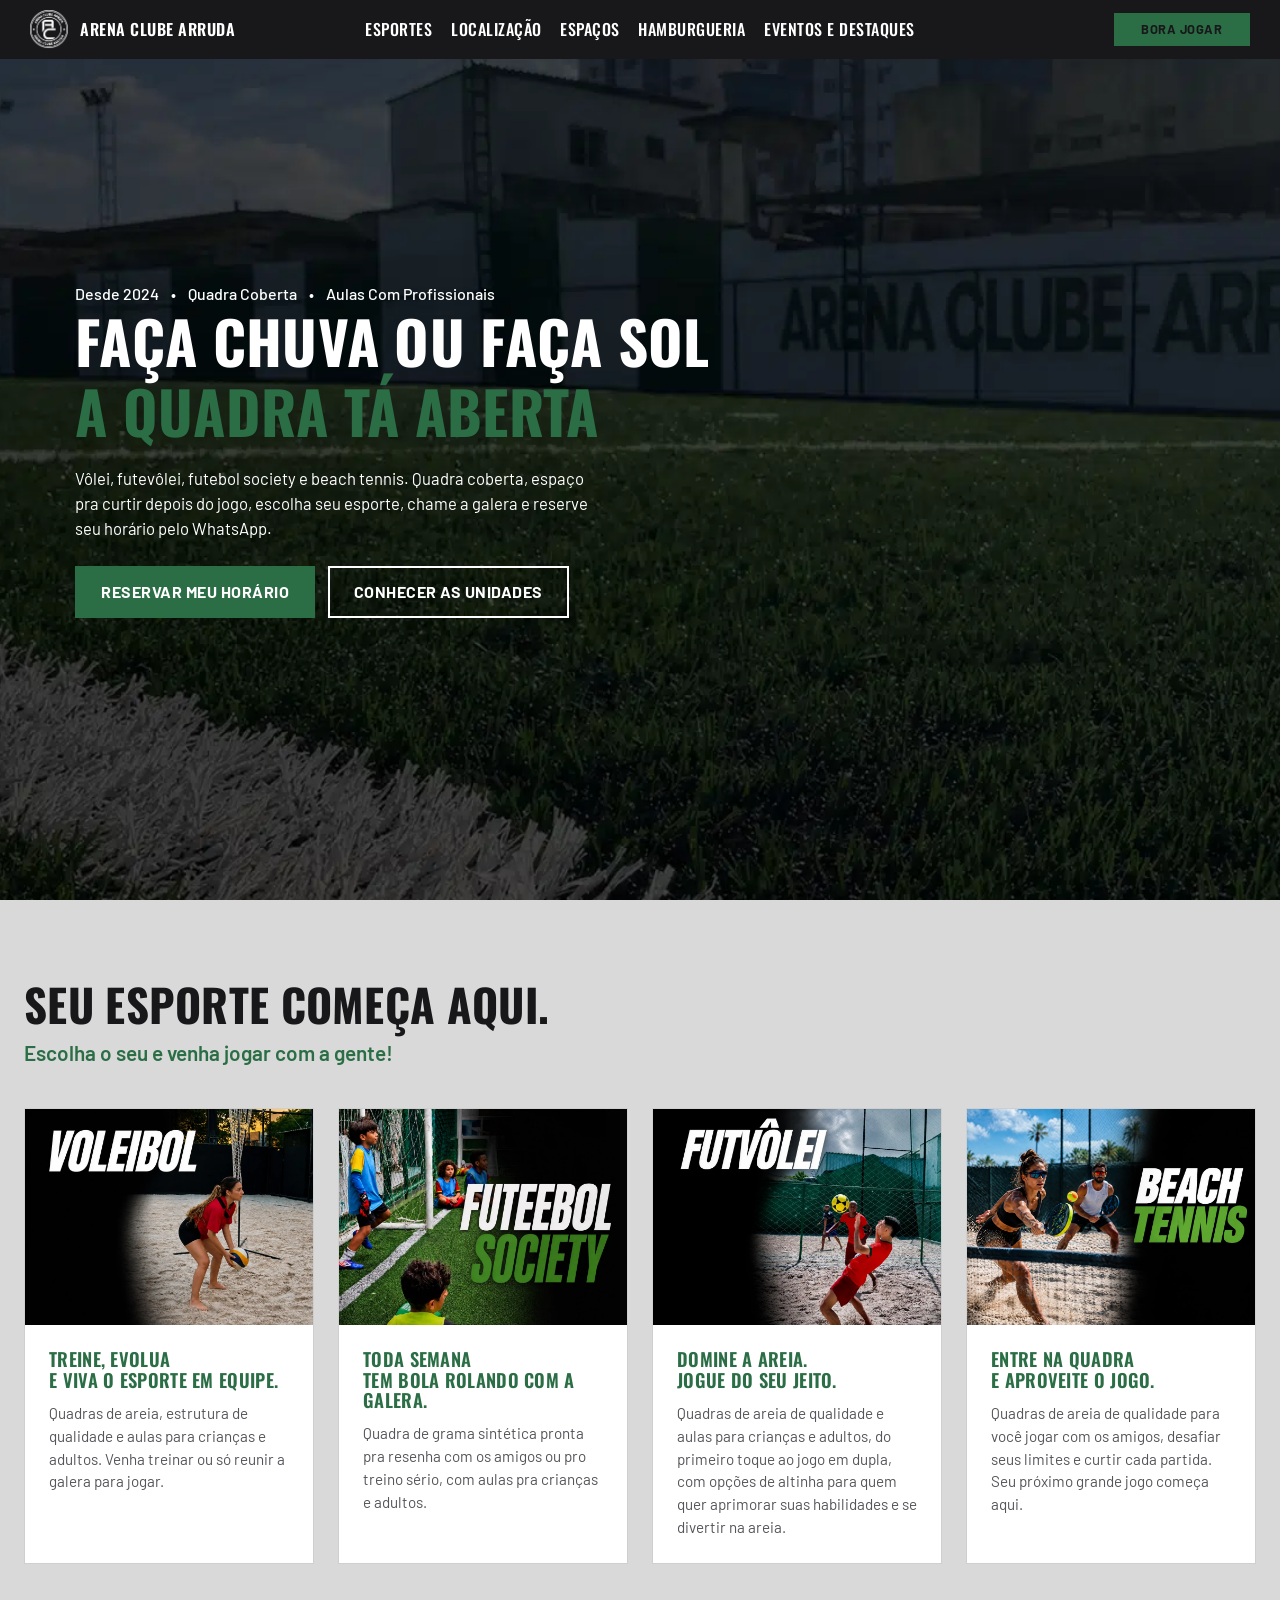
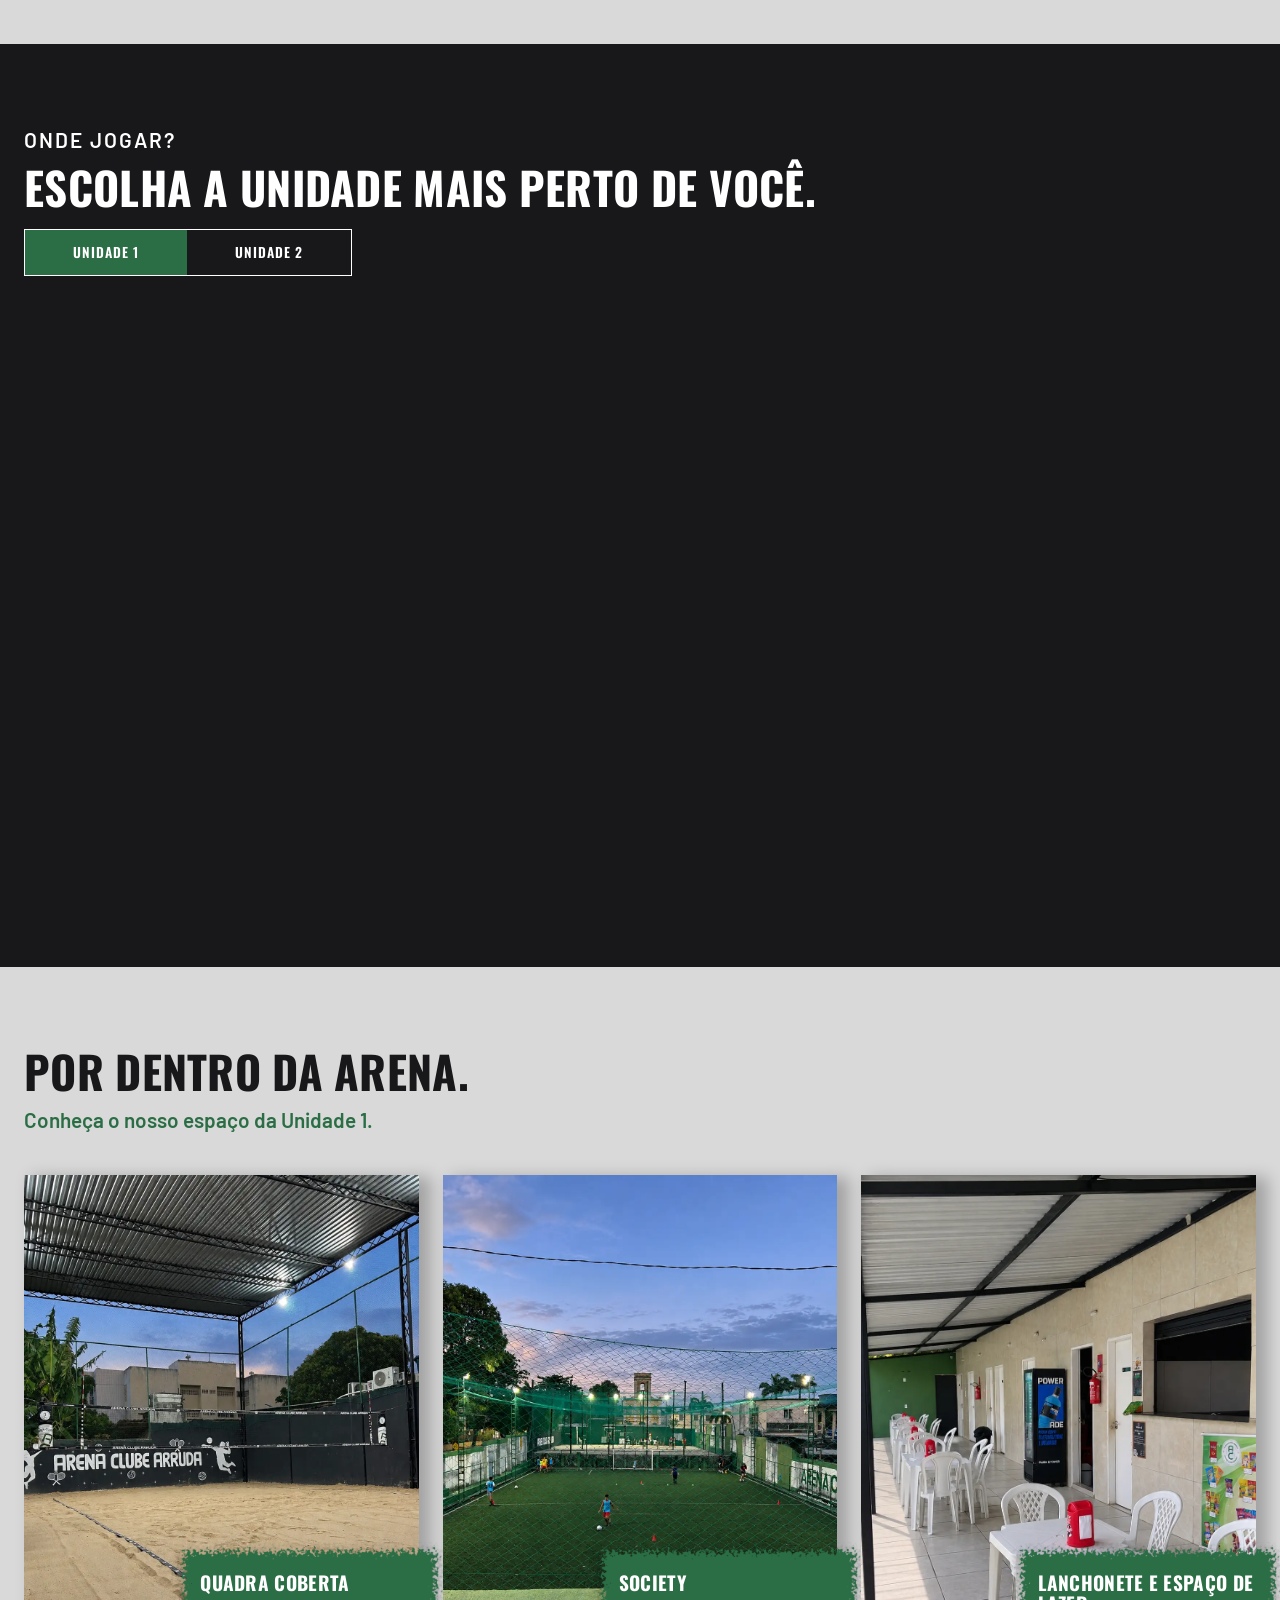
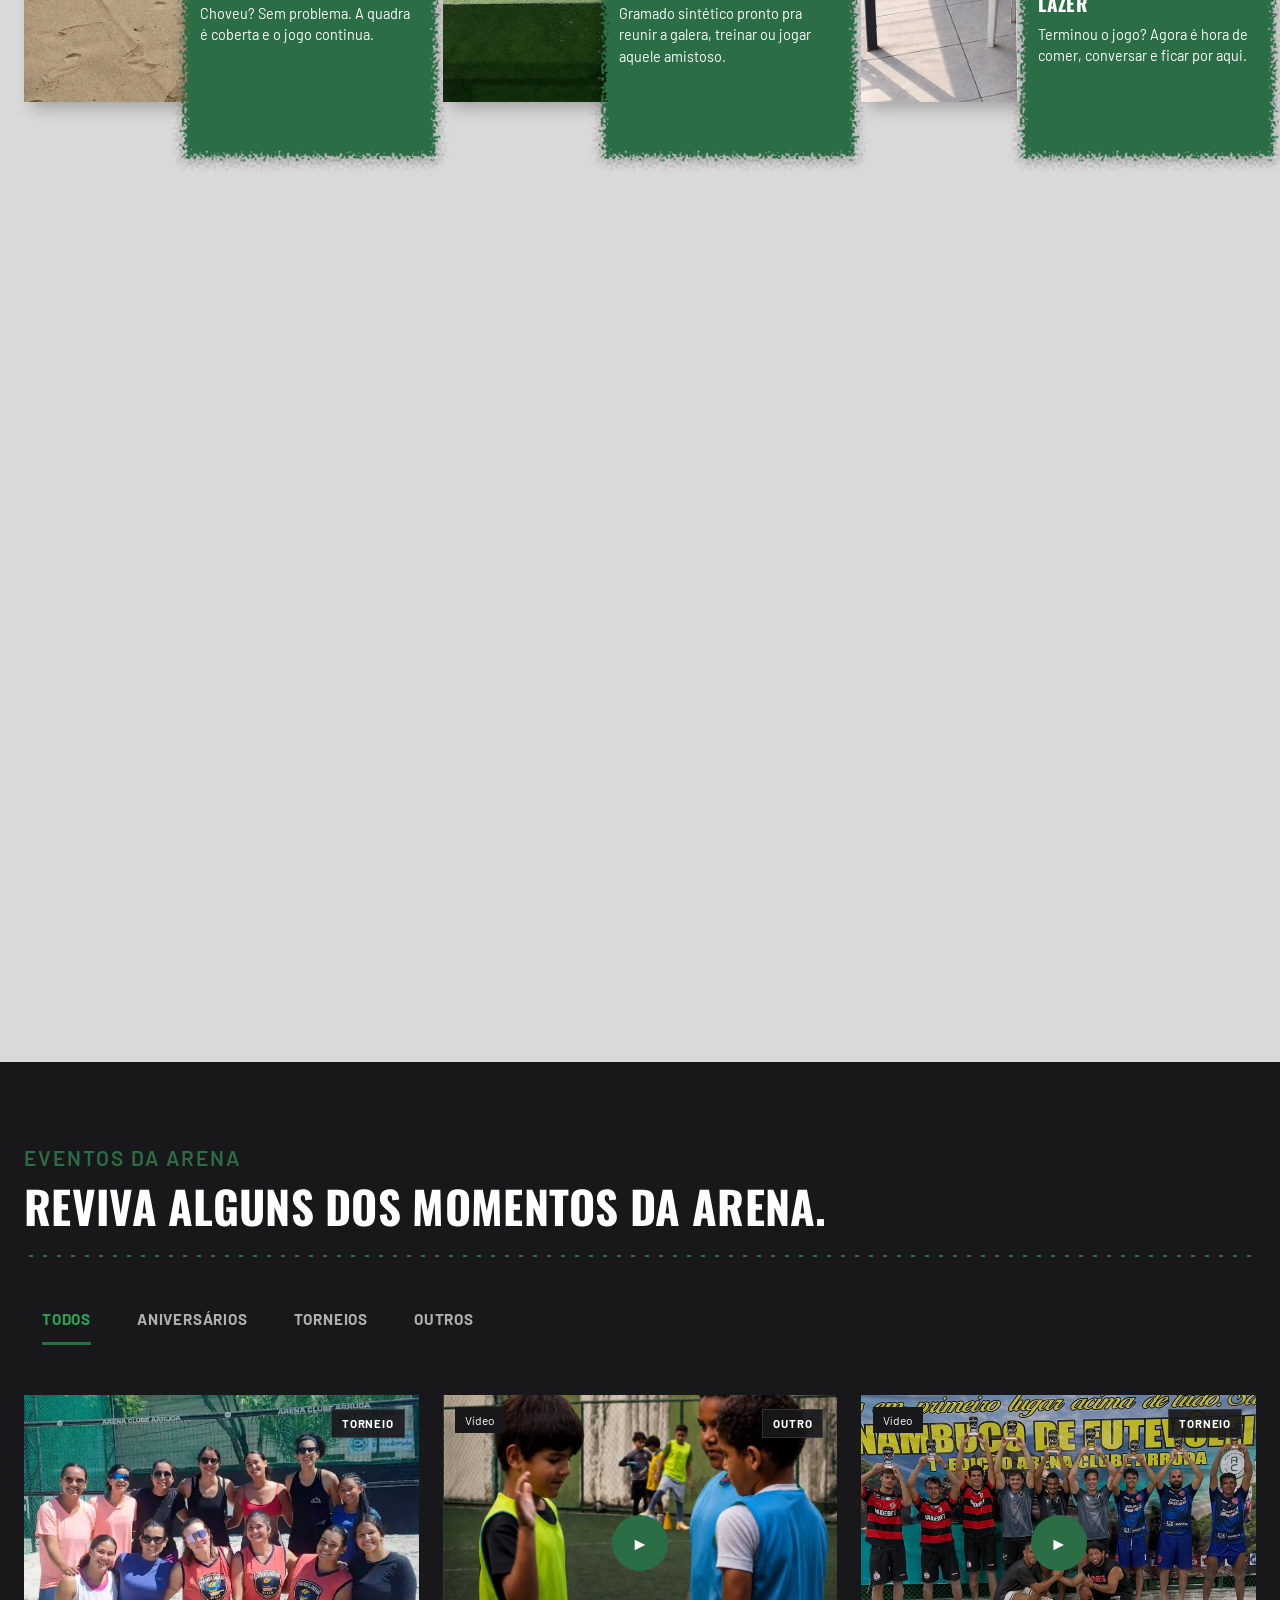
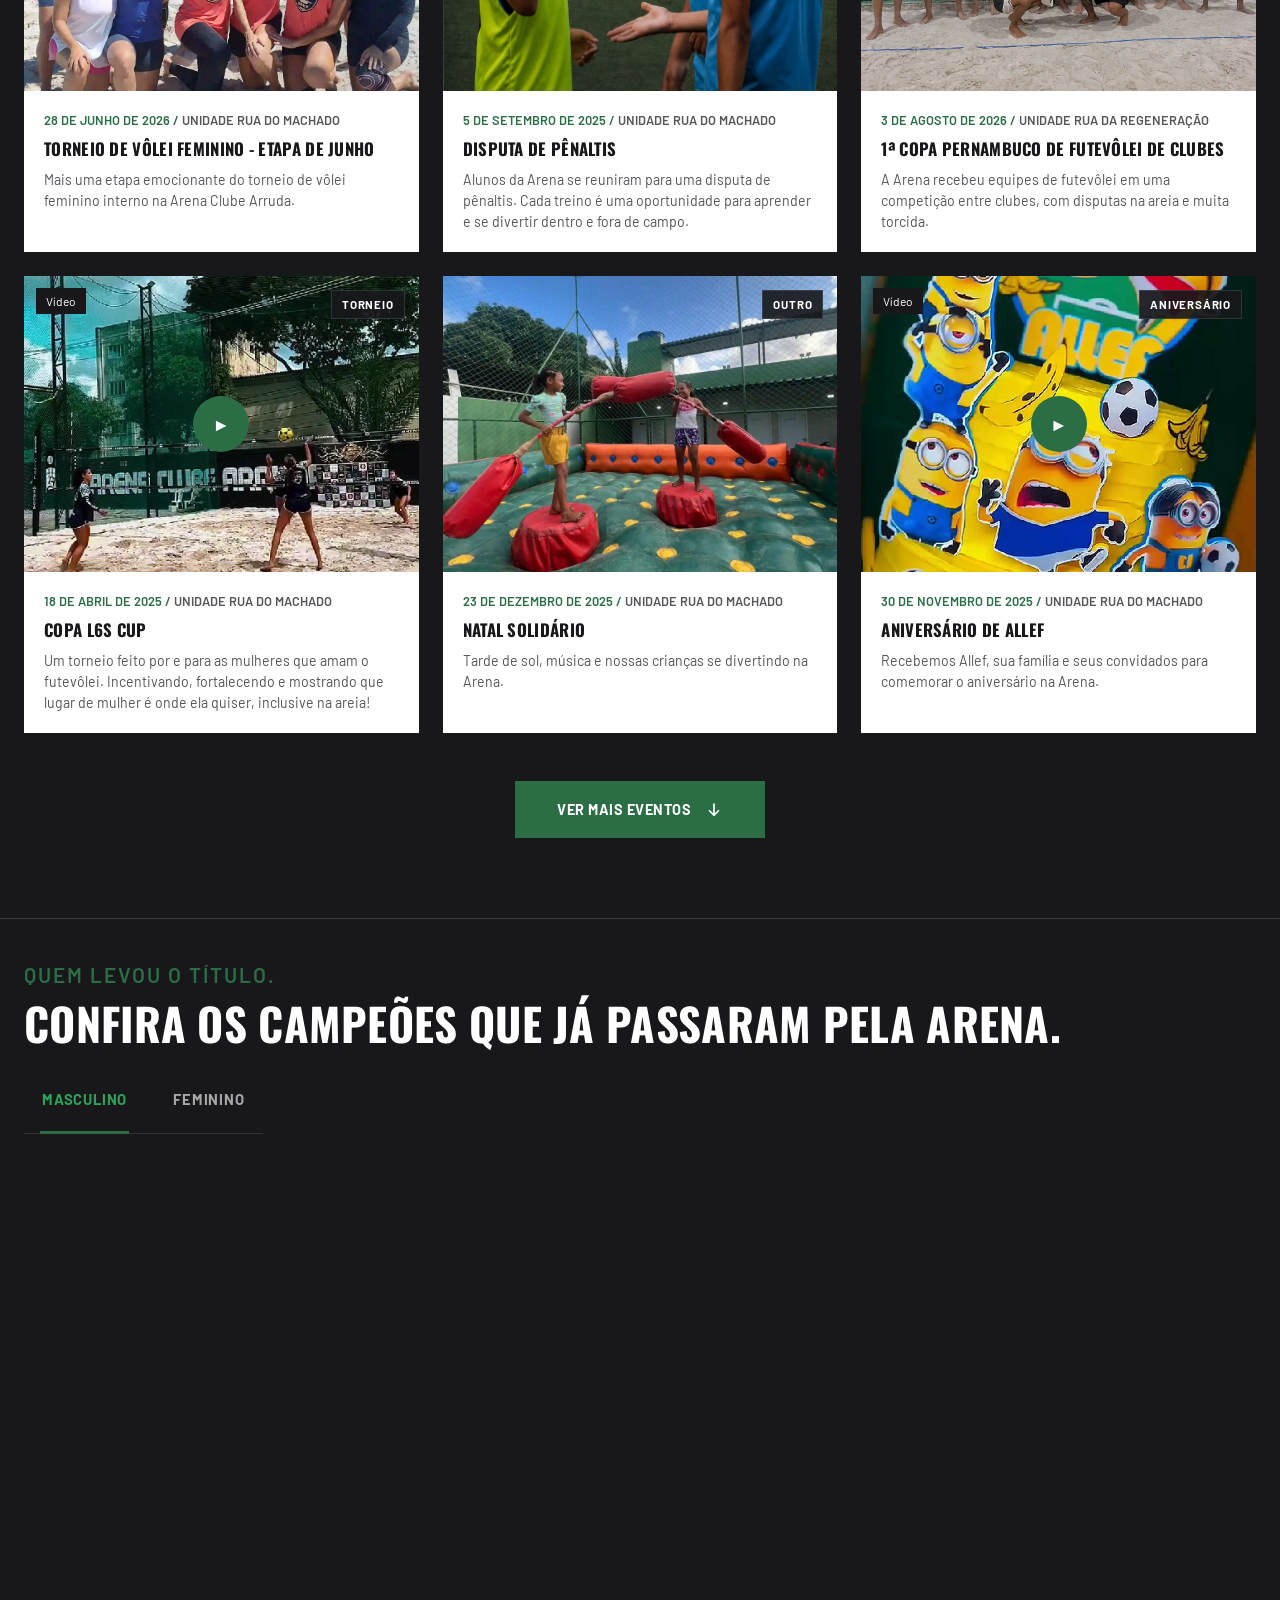
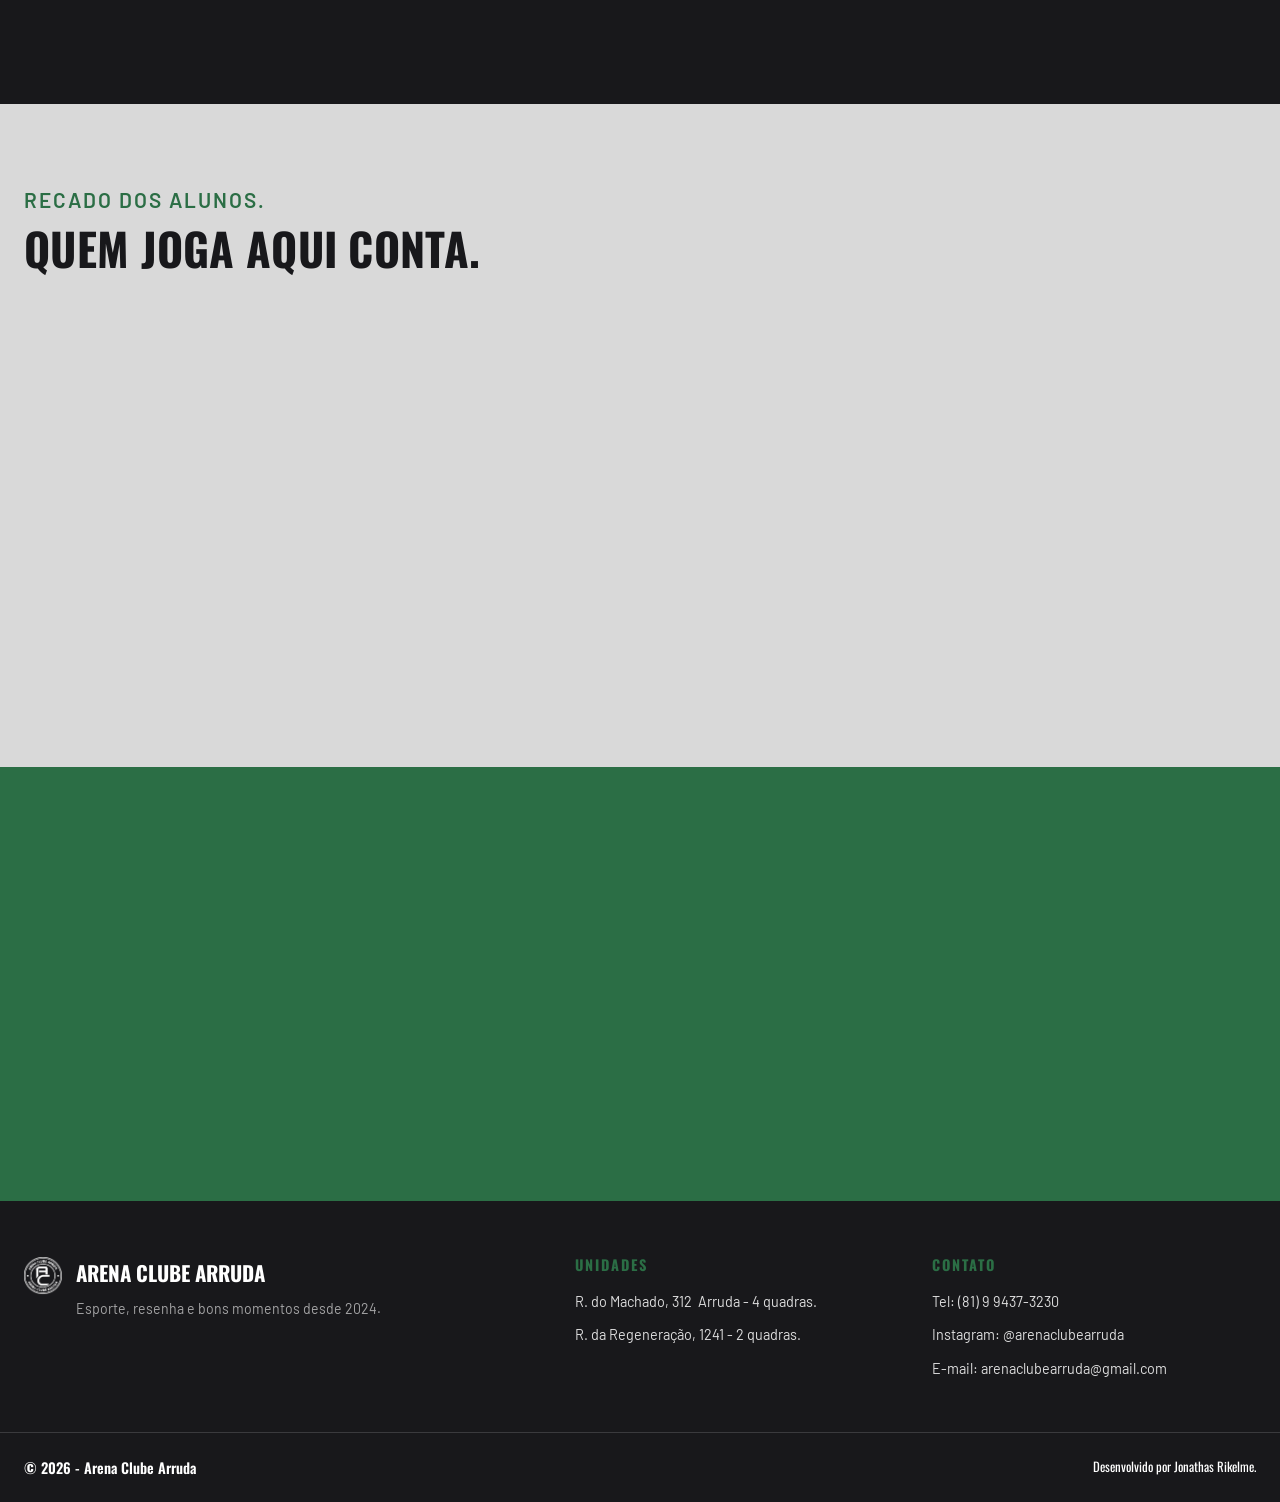
<file: index.html>
<!DOCTYPE html>
<html lang="pt-BR">
<head>
<meta charset="UTF-8">
<meta name="viewport" content="width=device-width, initial-scale=1.0">
<title>Arena Clube Arruda | Vôlei, Futevôlei, Futebol Society e Beach Tennis</title>
<meta name="description" content="Jogue vôlei, futevôlei, futebol society e beach tennis na Arena Clube Arruda, em Recife. Conheça as unidades, espaços, eventos e reserve seu horário.">
<meta property="og:type" content="website">
<meta property="og:locale" content="pt_BR">
<meta property="og:site_name" content="Arena Clube Arruda">
<meta property="og:title" content="Arena Clube Arruda | Esporte, lazer e bons momentos">
<meta property="og:description" content="Conheça as unidades da Arena Clube Arruda, confira os esportes e reserve seu horário em Recife.">
<meta property="og:url" content="https://arenaclubearruda.com.br/">
<meta property="og:image" content="https://arenaclubearruda.com.br/Assets/Images/imagem-de-compartilhamento.png">
<meta property="og:image:width" content="1200">
<meta property="og:image:height" content="630">
<meta property="og:image:alt" content="Arena Clube Arruda">
<link rel="canonical" href="https://arenaclubearruda.com.br/">
<!-- favicons do site -->
<link rel="icon" type="image/x-icon" href="Assets/Favicons/favicon.ico">
<link rel="icon" type="image/png" sizes="32x32" href="Assets/Favicons/favicon-32x32.png">
<link rel="icon" type="image/png" sizes="16x16" href="Assets/Favicons/favicon-16x16.png">
<link rel="apple-touch-icon" sizes="180x180" href="Assets/Favicons/apple-touch-icon.png">
<link rel="manifest" href="Assets/Favicons/site.webmanifest">
<meta name="theme-color" content="#18181B">

<!-- Fontes: Oswald para títulos / Barlow para textos gerais -->
<link rel="preconnect" href="https://fonts.googleapis.com">
<link rel="preconnect" href="https://fonts.gstatic.com" crossorigin>
<link href="https://fonts.googleapis.com/css2?family=Oswald:wght@500;600;700&family=Barlow:wght@400;500;600;700&display=swap" rel="stylesheet">

<!-- CSS separado por seção/componente -->
<link rel="stylesheet" href="css/base.css">
<link rel="stylesheet" href="css/header.css">
<link rel="stylesheet" href="css/hero.css">
<link rel="stylesheet" href="css/sports.css">
<link rel="stylesheet" href="css/location.css">
<link rel="stylesheet" href="css/spaces.css">
<link rel="stylesheet" href="css/hamburgueria.css">
<link rel="stylesheet" href="css/events.css">
<link rel="stylesheet" href="css/podium.css">
<link rel="stylesheet" href="css/FeedBacks.css">
<link rel="stylesheet" href="css/cta.css">
<link rel="stylesheet" href="css/footer.css">
<link rel="stylesheet" href="css/responsive.css">
</head>
<body>

<!-- ===================== HEADER ===================== -->
<header class="site-header">
  <div class="header__inner">
    <a href="#topo" class="brand">
      <span class="brand__logo" aria-hidden="true">
        <img src="Assets/Images/Logo-arena-200px.png" alt="Logo da Arena Clube Arruda">
      </span>
      <span class="brand__name">ARENA CLUBE ARRUDA</span>
    </a>

    <button class="nav-toggle" id="navToggle" type="button" aria-label="Abrir menu" aria-expanded="false" aria-controls="mainNav"><!--Botão de hamburguer que aparece depois que a tela fica muito pequena-->
      <span class="nav-toggle__bar"></span>
      <span class="nav-toggle__bar"></span>
      <span class="nav-toggle__bar"></span>
    </button>

    <nav class="main-nav" id="mainNav"><!--nav principal que ficará aparecendo caso tenha espaço suficiente-->
      <ul class="main-nav__list">
        <li><a href="#esportes">Esportes</a></li>
        <li><a href="#localizacao">Localização</a></li>
        <li><a href="#espaco">Espaços</a></li>
        <li><a href="#hamburgueria">Hamburgueria</a></li>
        <li><a href="#eventos">Eventos e Destaques</a></li>
      </ul>
    </nav><!--Btn levando para o zapzap-->
    <a
      href="https://wa.me/558194373230?text=Ol%C3%A1%2C%20boa%20tarde%21%20Gostaria%20de%20reservar%20um%20hor%C3%A1rio%20com%20voc%C3%AAs%21"
      target="_blank" rel="noopener noreferrer" class="btn btn--primary main-nav__cta">
      <span>Bora jogar</span>
    </a>

  </div>
</header>

<main id="topo">

  <!-- ===================== HERO ===================== -->
  <section class="hero">
    <div class="hero__background" aria-hidden="true"></div>
    <div class="container hero__content">
      <p class="hero__eyebrow">
        <span>Desde 2024</span>
        <span class="dot">•</span>
        <span>Quadra Coberta</span>
        <span class="dot">•</span>
        <span>Aulas Com Profissionais</span>
      </p>
      <h1 class="hero__title">
        Faça chuva ou faça sol
        <span class="hero__title--accent">A quadra tá aberta</span>
      </h1>
      <p class="hero__text">
        Vôlei, futevôlei, futebol society e beach tennis. Quadra coberta, espaço pra curtir depois do jogo,
        escolha seu esporte, chame a galera e reserve seu horário pelo WhatsApp.  
      </p>
      <div class="hero__actions">
        <a href="https://wa.me/558194373230?text=Ol%C3%A1%2C%20boa%20tarde%21%20Gostaria%20de%20reservar%20um%20hor%C3%A1rio%20com%20voc%C3%AAs%21" target="_blank" rel="noopener noreferrer" class="btn btn--primary">Reservar meu horário</a>
        <a href="#localizacao" class="btn btn--outline-light">Conhecer as Unidades</a>
      </div>
    </div>
  </section>

  <!-- ===================== ESPORTES ===================== -->
  <section class="sports" id="esportes">
    <div class="container">
      <h2 class="section-title">Seu esporte começa aqui.</h2>
      <p class="section-subtitle">Escolha o seu e venha jogar com a gente!</p>

      <div class="sports__grid">
        <article class="sport-card reveal">
          <div class="sport-card__media">
            <img src="Assets/Images/Sports/Sports-Volei.webp" alt="Imagem representativa de volei na arena"><!-- Imagem backgound do card de volei -->
          </div>
          <div class="sport-card__body">
            <h3 class="sport-card__title">Treine, evolua<br>e viva o esporte em equipe.</h3>
            <p class="sport-card__text">Quadras de areia, estrutura de qualidade e aulas para crianças e adultos. Venha treinar ou só reunir a galera para jogar.</p>
          </div>
        </article>

        <article class="sport-card reveal">
          <div class="sport-card__media">
            <img src="Assets/Images/Sports/Sports-Society.webp" alt="Imagem representativa de futebol society na arena"><!-- Imagem backgound do card de society -->
          </div>
          <div class="sport-card__body">
            <h3 class="sport-card__title">Toda semana<br>tem bola rolando com a galera.</h3>
            <p class="sport-card__text">Quadra de grama sintética pronta pra resenha com os amigos ou pro treino sério, com aulas pra crianças e adultos.</p>
          </div>
        </article>

        <article class="sport-card reveal">
          <div class="sport-card__media">
            <img src="Assets/Images/Sports/Sports-Futevolei.webp" alt="Imagem representativa de futevôlei na arena"><!-- Imagem backgound do card de futevôlei -->
          </div>
          <div class="sport-card__body">
            <h3 class="sport-card__title">Domine a areia.<br>Jogue do seu jeito.</h3>
            <p class="sport-card__text">Quadras de areia de qualidade e aulas para crianças e adultos, do primeiro toque ao jogo em dupla, com opções de altinha para quem quer aprimorar suas habilidades e se divertir na areia.</p>
          </div>
        </article>

        <article class="sport-card reveal">
          <div class="sport-card__media">
            <img src="Assets/Images/Sports/Sports-Beach-Tennis.webp" alt="Jogadores praticando beach tennis na arena">
          </div>
          <div class="sport-card__body">
            <h3 class="sport-card__title">Entre na quadra<br>e aproveite o jogo.</h3>
            <p class="sport-card__text">Quadras de areia de qualidade para você jogar com os amigos, desafiar seus limites e curtir cada partida. Seu próximo grande jogo começa aqui.</p>
          </div>
        </article>

      </div>
    </div>
  </section>

  <!-- ===================== LOCALIZAÇÃO ===================== -->
  <section class="location" id="localizacao">
  <div class="container">
    <p class="section-eyebrow section-eyebrow--light">Onde Jogar?</p>
    <h2 class="section-title section-title--light">Escolha a unidade mais perto de você.</h2>

    <div class="location__content">
      <div class="location__tabs" role="tablist" aria-label="Selecionar unidade">
        <button class="location__tab is-active" id="unitTab1" type="button" role="tab" aria-selected="true" aria-controls="locationPanel" tabindex="0" data-unit="1">Unidade 1</button>
        <button class="location__tab" id="unitTab2" type="button" role="tab" aria-selected="false" aria-controls="locationPanel" tabindex="-1" data-unit="2">Unidade 2</button>
        <!-- Pill verde criada/posicionada pelo JS (unidades.js), desliza entre as abas -->
        <span class="location__tab-indicator" id="locationTabIndicator" aria-hidden="true"></span>
      </div>

      <div class="location__grid" id="locationPanel" role="tabpanel" aria-labelledby="unitTab1" tabindex="0">
        <!-- id adicionado: o innerHTML deste div é trocado pelo JS -->
        <div class="location__map reveal reveal--left" id="locationMap" aria-label="Mapa do Google Maps"></div>

        <div class="location__info reveal reveal--right">
          <h3 class="location__unit-name" id="locationUnitName">Unidade Rua do Machado</h3>
          <p class="location__address" id="locationAddress">R. do Machado, 312 - Arruda, Recife - PE</p>

          <h4 class="location__courts-label">Quadras:</h4>
          <ul class="location__courts" id="locationCourts">
            <li><span>Vôlei / Futevôlei</span><strong>3</strong></li>
            <li><span>Futebol Society</span><strong>1</strong></li>
          </ul>

          <h4 class="location__hours-label">Horários:</h4>
          <ul class="location__hours" id="locationHours">
            <li><span>Seg - Sex</span><strong>06:00 - 23:00</strong></li>
            <li><span>Sábado</span><strong>07:00 - 00:00</strong></li>
            <li><span>Domingo</span><strong>08:00 - 16:00</strong></li>
          </ul>

          <div class="location__extra">
            <ul class="location__amenities" id="locationAmenities">
              <li>Vestiarios com chuveiros</li>
              <li>Lanchonete</li>
              <li>Espaço para lazer</li>
            </ul>
            <ul class="location__app" id="locationApp">
              <li><strong>APP:</strong> Recplay</li>
              <li>Quadra 1 - 018187c</li>
              <li>Quadra 2 - 018453b</li>
              <li>Quadra 3 - 019452a</li>
            </ul>
          </div>
          <div class="location__buttons">
            <a href="https://wa.me/558194373230?text=Ol%C3%A1%2C%20boa%20tarde%21%20Gostaria%20de%20reservar%20um%20hor%C3%A1rio%20com%20voc%C3%AAs%21" target="_blank" rel="noopener noreferrer" class="btn btn--primary btn--loc">Reservar nesta unidade</a>
            <a href="#" id="locationDirectionsBtn" class="btn btn--outline-light" target="_blank" rel="noopener noreferrer">Como Chegar</a>
          </div>
        </div>
      </div>
    </div>
  </div>
</section>

  <!-- ===================== POR DENTRO DA ARENA ===================== -->
  <section class="spaces" id="espaco">
    <div class="container">
      <h2 class="section-title">Por dentro da arena.</h2>
      <p class="section-subtitle" id="spacesSubtitle">Conheça o nosso espaço da Unidade 1.</p>
      
 <!--===========ATENÇÃO DEV!! OS DADOS AQUI SÃO FICTICIOS O JAVASCRIPT QUE ESTA REESCREVENDO ELES, SE QUISER MUDAR MUDE NO JS=========-->

      <div class="spaces__grid">
        <article class="space-card reveal">
          <div class="space-card__media"><img src="Assets/Images/Spaces/Unidade 1/Quadra-Coberta.webp" loading="lazy" alt="Quadra Coberta"></div>
          <div class="space-card__tag">
            <h3>Quadra Coberta</h3>
            <p>Choveu? Sem problema. A quadra é coberta e o jogo continua.</p>
          </div>
        </article>

        <article class="space-card reveal">
          <div class="space-card__media"><img src="Assets/Images/Spaces/Unidade 1/Espaco-Society.webp" loading="lazy" alt="Society"></div>
          <div class="space-card__tag">
            <h3>Society</h3>
            <p>Gramado sintético pronto pra reunir a galera, treinar ou jogar aquele amistoso.</p>
          </div>
        </article>

        <article class="space-card reveal">
          <div class="space-card__media"><img src="Assets/Images/Spaces/Unidade 1/Espaco-Lazer.webp" loading="lazy" alt="Lanchonete e Espaço de Lazer"></div>
          <div class="space-card__tag">
            <h3>Lanchonete e Espaço de Lazer</h3>
            <p>Terminou o jogo? Agora é hora de comer, conversar e ficar por aqui.</p>
          </div>
        </article>
      </div>
    </div>
  </section>

  <!-- ===================== HAMBURGUERIA TAIAS ===================== -->
  <section class="taias" id="hamburgueria">
    <div class="container taias__container">
      <div class="taias__panel reveal">
        <div class="taias__content">
          <p class="section-eyebrow section-eyebrow--green">Hamburgueria Taias</p>
          <h2 class="section-title section-title--light taias__title">Depois do jogo, só falta um <span class="taias__title-highlight">Taias.</span></h2>
          <p class="taias__subtitle">Hambúrgueres artesanais, direto da lanchonete da arena.</p>

          <div class="taias__product-info" aria-live="polite">
            <span class="taias__product-number" id="taiasProductNumber">01</span>
            <h3 class="taias__product-name" id="taiasProductName">X-Tudo</h3>
            <p class="taias__product-description" id="taiasProductDescription">Pão macio, hambúrguer artesanal, queijo, presunto, ovo, bacon, calabresa, salada e molho da casa.</p>

            <div class="taias__price-row">
              <p class="taias__product-price" id="taiasProductPrice">R$ 28,90</p>

              <div class="taias__socials" aria-label="Links da Hamburgueria Taias">
                <a
                  href="https://www.instagram.com/taiasburger?stkn=ZjMyYWlqbnJhdjB6"
                  target="_blank"
                  rel="noopener noreferrer"
                  class="taias__social-link"
                  aria-label="Instagram da Taias Burger"
                  title="Instagram da Taias Burger"
                >
                  <svg viewBox="0 0 24 24" aria-hidden="true" focusable="false">
                    <rect x="3" y="3" width="18" height="18" rx="5" ry="5"></rect>
                    <circle cx="12" cy="12" r="4"></circle>
                    <circle cx="17.3" cy="6.7" r="1.15" class="taias__social-icon-fill"></circle>
                  </svg>
                </a>

                <a
                  href="https://bio.pedigest.com.br/taias?utm_source=ig&utm_medium=social&utm_content=link_in_bio&fbclid=PAb21jcAUZGDxwZG9mAmV4dG4DYWVtAjExAHNydGMGYXBwX2lkDzU2NzA2NzM0MzM1MjQyNwABpzcFx2QndCzHAGG7uOAwhSve-W152S-i9G9WahEeMM54zXmbFNTbRxpiMOa_aem_VLCWKwJV8ru67VdjetIY1g"
                  target="_blank"
                  rel="noopener noreferrer"
                  class="taias__social-link"
                  aria-label="Cardápio e pedidos da Taias"
                  title="Cardápio e pedidos da Taias"
                >
                  <svg viewBox="0 0 24 24" aria-hidden="true" focusable="false">
                    <path d="M5 6h2l1.4 8.2a2 2 0 0 0 2 1.7h5.8a2 2 0 0 0 1.9-1.4L20 9H8.1"></path>
                    <circle cx="10.5" cy="19" r="1.4"></circle>
                    <circle cx="17" cy="19" r="1.4"></circle>
                    <path d="M14 5v5M11.5 7.5H16.5"></path>
                  </svg>
                </a>
              </div>
            </div>
          </div>

          <div class="taias__actions">
            <a href="https://taiasburguer.com.br" target="_blank" rel="noopener noreferrer" class="btn btn--primary taias__buy" id="taiasBuyBtn">Comprar</a>
            <a href="https://www.google.com/maps/dir/-8.0084992,-34.8749824/Arena+clube+arruda+2,+ao+lado+do+bar+vermelho+-+R.+da+Regeneração,+1241+-+Arruda,+Recife+-+PE,+52120-335/@-8.0163572,-34.8879838,15z/data=!4m15!4m14!1m6!3m4!1m2!1d-34.8819676!2d-8.0237933!3s0x7ab186a3244a7d9:0x7b1bcf398c1d65fd!4e1!1m5!1m1!1s0x7ab1909c3c88a75:0x9443138ee04a39c7!2m2!1d-34.8825893!2d-8.0224421!3e9?entry=ttu&g_ep=EgoyMDI2MDkwMi4wIKXMDSoASAFQAw%3D%3D" target="_blank" rel="noopener noreferrer" class="btn btn--outline-light" id="taiasLocationBtn">Conheça presencialmente</a>
          </div>
        </div>

        <div class="taias__carousel" id="taiasCarousel" aria-label="Cardápio da Hamburgueria Taias">
          <div class="taias__viewport">
            <div class="taias__track" id="taiasTrack"></div>
          </div>
          <div class="taias__controls" aria-label="Navegação do cardápio">
            <button class="taias__arrow taias__arrow--prev" id="taiasPrev" type="button" aria-label="Hambúrguer anterior">&#10094;</button>
            <div class="taias__dots" id="taiasDots" role="group" aria-label="Selecionar hambúrguer"></div>
            <button class="taias__arrow taias__arrow--next" id="taiasNext" type="button" aria-label="Próximo hambúrguer">&#10095;</button>
          </div>
        </div>
      </div>
    </div>
  </section>

  <!-- ===================== EVENTOS ===================== -->
  <section class="events" id="eventos">
    <div class="container">
      <div class="events__header">
        <p class="section-eyebrow section-eyebrow--green">Eventos da arena</p>
        <h2 class="section-title section-title--light">Reviva alguns dos momentos da Arena.</h2>
      </div>

      <div class="events__divider" aria-hidden="true"></div>

      <div class="events__filters" id="eventsFilters" role="group" aria-label="Filtrar eventos">
        <button class="events__filter is-active" type="button" aria-pressed="true" data-filter="todos">
          Todos
        </button>
        <button class="events__filter" type="button" aria-pressed="false" data-filter="aniversarios">
          Aniversários
        </button>
        <button class="events__filter" type="button" aria-pressed="false" data-filter="torneios">
          Torneios
        </button>
        <button class="events__filter" type="button" aria-pressed="false" data-filter="outros">
          Outros
        </button>
      </div>

      <div class="events__grid" id="eventsGrid">
        <!-- Destaques atuais -->
        <article class="event-card reveal" data-category="torneios">
          <div class="event-card__media">
            <img src="Assets/Images/Eventos/Events-Volei1.webp" loading="lazy" alt="Evento de Vôlei">
            <span class="event-card__category">Torneio</span>
          </div>
          <div class="event-card__body">
            <p class="event-card__meta"><span>28 de junho de 2026</span> / <span>Unidade Rua do Machado</span></p>
            <h3 class="event-card__title">Torneio de Vôlei Feminino - Etapa de Junho</h3>
            <p class="event-card__text">Mais uma etapa emocionante do torneio de vôlei feminino interno na Arena Clube Arruda.</p>
          </div>
        </article>

        <article class="event-card event-card--video reveal" data-category="outros">
          <div class="event-card__media" data-video="Assets/Videos/Video1.mp4" role="button" tabindex="0" aria-label="Reproduzir vídeo: disputa de pênaltis">
            <img src="Assets/Images/Capas De Videos/Capa-Video-Society.webp" loading="lazy" alt="Capa do vídeo da disputa de pênaltis">
            <span class="event-card__category">Outro</span>
            <span class="event-card__video-tag">Vídeo</span>
            <span class="event-card__play" aria-hidden="true">&#9658;</span>
          </div>
          <div class="event-card__body">
            <p class="event-card__meta"><span>5 de setembro de 2025</span> / <span>Unidade Rua do Machado</span></p>
            <h3 class="event-card__title">Disputa de Pênaltis</h3>
            <p class="event-card__text">Alunos da Arena se reuniram para uma disputa de pênaltis. Cada treino é uma oportunidade para aprender e se divertir dentro e fora de campo.</p>
          </div>
        </article>

        <article class="event-card event-card--video reveal" data-category="torneios">
          <div class="event-card__media" data-video="Assets/Videos/Copa-Pernambuco-Futevolei.mp4" role="button" tabindex="0" aria-label="Reproduzir vídeo: Copa Pernambuco de Futevôlei">
            <img src="Assets/Images/Capas De Videos/Capa-Video-Copa-Pernambuco.webp" loading="lazy" alt="Capa do vídeo da Copa Pernambuco de Futevôlei">
            <span class="event-card__category">Torneio</span>
            <span class="event-card__video-tag">Vídeo</span>
            <span class="event-card__play" aria-hidden="true">&#9658;</span>
          </div>
          <div class="event-card__body">
            <p class="event-card__meta"><span>3 de agosto de 2026</span> / <span>Unidade Rua da Regeneração</span></p>
            <h3 class="event-card__title">1ª Copa Pernambuco de Futevôlei de Clubes</h3>
            <p class="event-card__text">A Arena recebeu equipes de futevôlei em uma competição entre clubes, com disputas na areia e muita torcida.</p>
          </div>
        </article>

        <article class="event-card event-card--video reveal" data-category="torneios">
          <div class="event-card__media" data-video="Assets/Videos/Video2.mp4" role="button" tabindex="0" aria-label="Reproduzir vídeo: Copa L6S Cup">
            <img src="Assets/Images/Capas De Videos/Capa-Video.webp" loading="lazy" alt="Capa do vídeo da Copa L6S Cup">
            <span class="event-card__category">Torneio</span>
            <span class="event-card__video-tag">Vídeo</span>
            <span class="event-card__play" aria-hidden="true">&#9658;</span>
          </div>
          <div class="event-card__body">
            <p class="event-card__meta"><span>18 de abril de 2025</span> / <span>Unidade Rua do Machado</span></p>
            <h3 class="event-card__title">Copa L6S Cup</h3>
            <p class="event-card__text">Um torneio feito por e para as mulheres que amam o futevôlei. Incentivando, fortalecendo e mostrando que lugar de mulher é onde ela quiser, inclusive na areia!</p>
          </div>
        </article>

        <article class="event-card event-card--extra reveal" data-category="outros">
          <div class="event-card__media">
            <img src="Assets/Images/Eventos/Events-Natal2.webp" loading="lazy" alt="Crianças durante a tarde de Natal Solidário na Arena">
            <span class="event-card__category">Outro</span>
          </div>
          <div class="event-card__body">
            <p class="event-card__meta"><span>23 de dezembro de 2025</span> / <span>Unidade Rua do Machado</span></p>
            <h3 class="event-card__title">Natal Solidário</h3>
            <p class="event-card__text">Tarde de sol, música e nossas crianças se divertindo na Arena.</p>
          </div>
        </article>

        <article class="event-card event-card--video reveal" data-category="aniversarios">
          <div class="event-card__media" data-video="Assets/Videos/Aniversario1.mp4" role="button" tabindex="0" aria-label="Reproduzir vídeo: aniversário de Allef">
            <img src="Assets/Images/Capas De Videos/Capa-Video-Aniversario1.webp" loading="lazy" alt="Capa do vídeo do aniversário de Allef">
            <span class="event-card__category">Aniversário</span>
            <span class="event-card__video-tag">Vídeo</span>
            <span class="event-card__play" aria-hidden="true">&#9658;</span>
          </div>
          <div class="event-card__body">
            <p class="event-card__meta"><span>30 de novembro de 2025</span> / <span>Unidade Rua do Machado</span></p>
            <h3 class="event-card__title">Aniversário de Allef</h3>
            <p class="event-card__text">Recebemos Allef, sua família e seus convidados para comemorar o aniversário na Arena.</p>
          </div>
        </article>

        <!-- Mais eventos inicialmente ficam ocultos pelo eventos.js e são revelados em blocos. -->
        <article class="event-card event-card--video reveal" data-category="aniversarios">
          <div class="event-card__media" data-video="Assets/Videos/Aniversario2.mp4" role="button" tabindex="0" aria-label="Reproduzir vídeo: aniversário de Davi">
            <img src="Assets/Images/Capas De Videos/Capa-Video-Aniversario2.webp" loading="lazy" alt="Capa do vídeo do aniversário de Davi">
            <span class="event-card__category">Aniversário</span>
            <span class="event-card__video-tag">Vídeo</span>
            <span class="event-card__play" aria-hidden="true">&#9658;</span>
          </div>
          <div class="event-card__body">
            <p class="event-card__meta"><span>19 de julho de 2025</span> / <span>Unidade Rua do Machado</span></p>
            <h3 class="event-card__title">Aniversário de Davi</h3>
            <p class="event-card__text">Uma das coisas que mais amamos é receber convidados para comemorar seus aniversários, Feliz 11 anos Davi!</p>
          </div>
        </article>

        <article class="event-card event-card--extra" data-category="torneios">
          <div class="event-card__media">
            <img src="Assets/Images/Eventos/Events-Volei2.webp" loading="lazy" alt="Torneio de volei masculino">
            <span class="event-card__category">Torneio</span>
          </div>
          <div class="event-card__body">
            <p class="event-card__meta"><span>28 de junho de 2026</span> / <span>Unidade Rua do Machado</span></p>
            <h3 class="event-card__title">Torneio de Vôlei Etapa de Junho</h3>
            <p class="event-card__text">Duplas de vôlei disputando ponto a ponto em um torneio interno na Arena clube Arruda.</p>
          </div>
        </article>

        <article class="event-card reveal" data-category="torneios">
          <div class="event-card__media">
            <img src="Assets/Images/Eventos/Events-Society1.webp" loading="lazy" alt="Evento de Society">
            <span class="event-card__category">Torneio</span>
          </div>
          <div class="event-card__body">
            <p class="event-card__meta"><span>10 de janeiro de 2026</span> / <span>Unidade Rua do Machado</span></p>
            <h3 class="event-card__title">Mini Torneio Infantil - Alunos x Alunos</h3>
            <p class="event-card__text">Mini torneio para as nossas crianças, com premiação em medalhas e destaque da partida.</p>
          </div>
        </article>

      </div>

      <p class="events__empty" id="eventsEmpty" hidden>Nenhum evento cadastrado nessa categoria por enquanto.</p>

      <div class="events__cta">
        <button class="btn btn--primary events__more-btn" id="eventsMoreBtn" type="button" aria-expanded="false">
          <span class="events__more-label">Ver mais eventos</span>
          <span class="events__more-icon" aria-hidden="true">
            <svg viewBox="0 0 24 24" focusable="false">
              <path d="M12 4v15M6 13l6 6 6-6"></path>
            </svg>
          </span>
        </button>
      </div>
    </div>
  </section>

  <!-- ===================== PÓDIO ===================== -->
  <section class="podium" id="podio">
    <div class="container">
      <p class="section-eyebrow section-eyebrow--green">Quem levou o título.</p>
      <h2 class="section-title section-title--light">Confira os campeões que já passaram pela Arena.</h2>

      <div class="podium__filters" id="podiumFilters" role="group" aria-label="Categorias do pódio">
        <button class="podium__filter is-active" type="button" aria-pressed="true" data-podium-category="masculino">Masculino</button>
        <button class="podium__filter" type="button" aria-pressed="false" data-podium-category="feminino">Feminino</button>
      </div>

      <div class="podium__grid" id="podiumGrid">
        <article class="podium-card reveal" data-podium-category="masculino">
          <div class="podium-card__media"><img src="Assets/Images/Podium/Podium-Futevolei-Masc.webp" loading="lazy" alt="Campeão masculino do torneio de futevôlei"></div>
          <p class="podium-card__meta">Campeão • Futevôlei</p>
          <h3 class="podium-card__title">Matheuszinho, André Cury e Rafa</h3>
          <p class="podium-card__text">Ganharam do trio Renatinho, Gork e Werton em uma final emocionante!</p>
          <p class="podium-card__date">31 de Novembro de 2025</p>
        </article>

        <article class="podium-card reveal" data-podium-category="masculino">
          <div class="podium-card__media"><img src="Assets/Images/Podium/Podium-Volei-Masc.webp" loading="lazy" alt="Dupla campeã masculina do torneio de vôlei"></div>
          <p class="podium-card__meta">Dupla Campeã • Vôlei</p>
          <h3 class="podium-card__title">Ivan e Serginho</h3>
          <p class="podium-card__text">Campeãos invictos na competição.</p>
          <p class="podium-card__date">29 de Junho de 2026</p>
        </article>

        <article class="podium-card reveal" data-podium-category="masculino">
          <div class="podium-card__media"><img src="Assets/Images/Podium/Podium-Society.webp" loading="lazy" alt="Campeão masculino do torneio de futebol society"></div>
          <p class="podium-card__meta">Campeão • Futebol Society</p>
          <h3 class="podium-card__title">Time ACA FC</h3>
          <p class="podium-card__text">Campeão nos pênaltis, com o goleiro João pegando duas.</p>
          <p class="podium-card__date">28 de Março de 2025</p>
        </article>

        <article class="podium-card reveal" data-podium-category="feminino" hidden>
          <div class="podium-card__media"><img src="Assets/Images/Podium/Podium-Volei-Fem.webp" loading="lazy" alt="Jéssica e Bárbara, dupla campeã feminina de vôlei"></div>
          <p class="podium-card__meta">Dupla Campeã • Vôlei Feminino</p>
          <h3 class="podium-card__title">Jéssica &amp; Bárbara</h3>
          <p class="podium-card__text">Dupla que se destacou pela consistência, parceria e força nos momentos decisivos da competição.</p>
          <p class="podium-card__date">20 de Setembro de 2026</p>
        </article>

        <article class="podium-card reveal" data-podium-category="feminino" hidden>
          <div class="podium-card__media"><img src="Assets/Images/Podium/Podium-Futevolei-Fem.png" loading="lazy" alt="Júlia e Amanda, dupla campeã feminina de futevôlei"></div>
          <p class="podium-card__meta">Dupla Campeã • Futevôlei Feminino</p>
          <h3 class="podium-card__title">Júlia &amp; Amanda</h3>
          <p class="podium-card__text">Uma parceria que fez a diferença na areia, com intensidade, sintonia e uma campanha de destaque.</p>
          <p class="podium-card__date">17 de Agosto de 2025</p>
        </article>
      </div>
    </div>
  </section>

  <!-- ===================== DEPOIMENTOS ===================== -->
  <section class="Feedback">
    <div class="container">
      <p class="section-eyebrow section-eyebrow--green">Recado dos alunos.</p>
      <h2 class="section-title">Quem joga aqui conta.</h2>

      <div class="FeedBack__wrapper reveal">
        <div class="FeedBack__track" id="FeedBackTrack">
          <div class="FeedBack__rail">
          <article class="testimonial-card">
            <div class="testimonial-card__top">
              <span class="testimonial-card__quote">&#10077;</span>
              <span class="testimonial-card__stars" aria-label="5 de 5 estrelas">&#9733;&#9733;&#9733;&#9733;&#9733;</span>
            </div>
            <p class="testimonial-card__text">O espaço é bem cuidado, organizado e com uma estrutura excelente. A quadra coberta é um grande diferencial perfeita para jogar. Achei ótimo também ter uma lanchonete por perto, super conveniente. Os funcionários foram atenciosos e prestativos durante toda a visita. Com certeza, recomendo!</p>
            <div class="testimonial-card__author">
              <span class="testimonial-card__avatar" aria-hidden="true"><img src="Assets/Images/FeedBack/Aryanna_Gonzaga.webp" loading="lazy" alt="Aryanna Gonzaga"></span>
              <span>
                <strong>Aryanna Gonzaga</strong>
              </span>
            </div>
          </article>

          <article class="testimonial-card">
            <div class="testimonial-card__top">
              <span class="testimonial-card__quote">&#10077;</span>
              <span class="testimonial-card__stars" aria-label="5 de 5 estrelas">&#9733;&#9733;&#9733;&#9733;&#9733;</span>
            </div>
            <p class="testimonial-card__text">Recomendo demais!<br>Espaço limpo e agradável para a festa de meu filho.</p>
            <div class="testimonial-card__author">
              <span class="testimonial-card__avatar" aria-hidden="true"><img src="Assets/Images/FeedBack/Camila_Omayra.webp" loading="lazy" alt="Camila Omayra"></span>
              <span>
                <strong>Camila Omayra</strong>
              </span>
            </div>
          </article>

          <article class="testimonial-card">
            <div class="testimonial-card__top">
              <span class="testimonial-card__quote">&#10077;</span>
              <span class="testimonial-card__stars" aria-label="5 de 5 estrelas">&#9733;&#9733;&#9733;&#9733;&#9733;</span>
            </div>
            <p class="testimonial-card__text">Excelente lugar para praticar vôlei, Futevolei, futebol, uma quadra coberta muito boa, Ambiente super agradável, limpos, estrutura excelente e professores maravilhosos.</p>
            <div class="testimonial-card__author">
              <span class="testimonial-card__avatar" aria-hidden="true"><img src="Assets/Images/FeedBack/Clovis_Malta.webp" loading="lazy" alt="Clóvis Malta"></span>
              <span>
                <strong>Clóvis Malta</strong>
              </span>
            </div>
          </article>

          <article class="testimonial-card">
            <div class="testimonial-card__top">
              <span class="testimonial-card__quote">&#10077;</span>
              <span class="testimonial-card__stars" aria-label="5 de 5 estrelas">&#9733;&#9733;&#9733;&#9733;&#9733;</span>
            </div>
            <p class="testimonial-card__text">Local Excelente para toda a família,festas, confras e muito lazer.</p>
            <div class="testimonial-card__author">
              <span class="testimonial-card__avatar" aria-hidden="true"><img src="Assets/Images/FeedBack/Celso_Murilo.webp" loading="lazy" alt="Celso Murilo"></span>
              <span>
                <strong>Celso Murilo</strong>
              </span>
            </div>
          </article>

          <article class="testimonial-card">
            <div class="testimonial-card__top">
              <span class="testimonial-card__quote">&#10077;</span>
              <span class="testimonial-card__stars" aria-label="5 de 5 estrelas">&#9733;&#9733;&#9733;&#9733;&#9733;</span>
            </div>
            <p class="testimonial-card__text">Lugar muito organizado, estrutura excelente e ambiente muito agradável. Fui com a galera para jogar e todo mundo curtiu bastante. Com certeza vamos voltar!</p>
            <div class="testimonial-card__author">
              <span class="testimonial-card__avatar" aria-hidden="true"><img src="Assets/Images/FeedBack/Rayane_Pugliesi.webp" loading="lazy" alt="Rayane Pugliesi"></span>
              <span>
                <strong>Rayane Pugliesi</strong>
              </span>
            </div>
          </article>

          <article class="testimonial-card">
            <div class="testimonial-card__top">
              <span class="testimonial-card__quote">&#10077;</span>
              <span class="testimonial-card__stars" aria-label="5 de 5 estrelas">&#9733;&#9733;&#9733;&#9733;&#9733;</span>
            </div>
            <p class="testimonial-card__text">Espaço muito bom, segurança é muita qualidade. Principalmente o gramado society.</p>
            <div class="testimonial-card__author">
              <span class="testimonial-card__avatar" aria-hidden="true"><img src="Assets/Images/FeedBack/Bruno_FF_FUT.webp" loading="lazy" alt="Bruno FF /fut"></span>
              <span>
                <strong>Bruno FF /fut</strong>
              </span>
            </div>
          </article>
          </div>
        </div>

        <div class="FeedBack__controls" aria-label="Navegação dos depoimentos">
          <button class="FeedBack__arrow FeedBack__arrow--prev" aria-label="Depoimento anterior">&#10094;</button>

          <div class="FeedBack__dots" role="group" aria-label="Selecionar depoimento">
            <button class="FeedBack__dot is-active" type="button" aria-label="Ir para o depoimento 1" aria-pressed="true"></button>
            <button class="FeedBack__dot" type="button" aria-label="Ir para o depoimento 2" aria-pressed="false"></button>
            <button class="FeedBack__dot" type="button" aria-label="Ir para o depoimento 3" aria-pressed="false"></button>
            <button class="FeedBack__dot" type="button" aria-label="Ir para o depoimento 4" aria-pressed="false"></button>
            <button class="FeedBack__dot" type="button" aria-label="Ir para o depoimento 5" aria-pressed="false"></button>
            <button class="FeedBack__dot" type="button" aria-label="Ir para o depoimento 6" aria-pressed="false"></button>
          </div>

          <button class="FeedBack__arrow FeedBack__arrow--next" aria-label="Próximo depoimento">&#10095;</button>
        </div>
      </div>
    </div>
  </section>

  <!-- ===================== CTA ===================== -->
  <section class="cta" id="cta">
    <div class="container reveal" id="cta-container">
      <h2 class="cta__title">Manda mensagem<br>e a quadra é sua.</h2>
      <p class="cta__text">Responde na hora comercial, é só mandar o dia, o horário e a unidade. A gente confirma e pronto.</p>
      <div class="cta__buttons">
        <a href="https://wa.me/558194373230?text=Ol%C3%A1%2C%20boa%20tarde%21%20Gostaria%20de%20reservar%20um%20hor%C3%A1rio%20com%20voc%C3%AAs%21" target="_blank" rel="noopener noreferrer" class="btn btn--bright">Falar no Whatsapp</a>
        <a href="tel:+558194373230" class="btn btn--outline-light">(81) 9 9437-3230</a>
      </div>
    </div>
  </section>

</main>

<!-- ===================== FOOTER ===================== -->
<footer class="site-footer">
  <div class="container footer__top">
    <div class="footer__brand">
      <span class="brand__logo" aria-hidden="true">
        <span class="brand__logo-img"><img src="Assets/Images/Logo-arena-200px.png" alt=""></span>
      </span>
      <div>
        <p class="footer__brand-name">Arena Clube Arruda</p>
        <p class="footer__brand-text">Esporte, resenha e bons momentos desde 2024.</p>
      </div>
    </div>

    <div class="footer__col">
      <h3>Unidades</h3>
      <ul>
        <li>R. do Machado, 312 &nbsp;Arruda - 4 quadras.</li>
        <li>R. da Regeneração, 1241 - 2 quadras.</li>
      </ul>
    </div>

    <div class="footer__col">
      <h3>Contato</h3>
      <ul>
        <li>Tel: (81) 9 9437-3230</li>
        <li>Instagram: @arenaclubearruda</li>
        <li>E-mail: arenaclubearruda@gmail.com</li>
      </ul>
    </div>
  </div>

  <div class="footer__divider"></div>

  <div class="container footer__bottom">
    <p>&copy; 2026 - Arena Clube Arruda</p>
    <p id="credit-jhon">Desenvolvido por Jonathas Rikelme.</p>
  </div>
</footer>

<script src="js/site.js"></script>
<script src="js/navegacao.js"></script>
<script src="js/unidades.js"></script>
<script src="js/localizacao-usuario.js"></script>
<script src="js/depoimentos.js"></script>
<script src="js/hamburgueria.js"></script>
<script src="js/eventos.js"></script>
<script src="js/podium.js"></script>
</body>
</html>
</file>
<file: css/base.css>
/* =====================================================
   BASE.CSS
   Reset, variáveis, tipografia global e classes utilitárias
   ===================================================== */

/* ---------- Reset básico ---------- */
*,
*::before,
*::after {
  box-sizing: border-box;
  margin: 0;
  padding: 0;
}

html {
  scroll-behavior: smooth;
}

main[id],
main > section[id] {
  scroll-margin-top: clamp(4rem, 5vw, 12rem);
}

img {
  max-width: 100%;
  display: block;
}

a {
  text-decoration: none;
  color: inherit;
}

ul {
  list-style: none;
}

button {
  font: inherit;
  cursor: pointer;
  border: none;
  background: none;
  color: inherit;
}

/* ---------- Variáveis CSS (identidade visual) ---------- */
:root {
  /* Cores principais do wireframe */
  --color-bg-light: #D9D9D9;      /* fundo claro principal */
  --color-white: #FFFFFF;         /* branco */
  --color-dark: #18181B;          /* preto / fundo escuro */
  --color-dark-soft: #212124;     /* variação do escuro para cards/hover */
  --color-green: #2B6E45;         /* verde principal */
  --color-green-dark: #1F4F33;    /* variação mais escura do verde */
  --color-green-hover:#2da35a;    /* verde para hover do botão principal */
  --color-green-bright: #22D66C;  /* verde vivo - botão whatsapp / destaques */

  /* Auxiliares */
  --color-text-muted: #55555a;
  --color-border: #cfcfcf;

  /* Tipografia */
  --font-heading: 'Oswald', sans-serif;
  --font-body: 'Barlow', sans-serif;

  /* Layout */
  --container-width: 1400px;
  --container-padding: 24px;

  /* ---------- Timing e easing das animações ----------
     Centralizado aqui pra manter toda animação do site com a
     mesma "assinatura" de movimento. Se quiser deixar tudo mais
     rápido ou mais lento no futuro, mexe só aqui. */
  --ease-out: cubic-bezier(0.16, 1, 0.3, 1);   /* saída suave, usada na maioria das transições */
  --ease-bounce: cubic-bezier(0.34, 1.56, 0.64, 1); /* leve "overshoot", usada no pódio (efeito comemorativo) */
  --dur-fast: 200ms;  /* micro-interações (hover de link, dot) */
  --dur-base: 300ms;  /* hover de botões e cards */
  --dur-slow: 2000ms;  /* reveals de seção e entrada do hero */
}

/* ---------- Tipografia global ---------- */
body {
  font-family: var(--font-body);
  color: var(--color-dark);
  background-color: var(--color-bg-light);
  line-height: 1.5;
  -webkit-font-smoothing: antialiased;
}

h1, h2, h3, h4 {
  font-family: var(--font-heading);
  text-transform: uppercase;
  line-height: 1.1;
  letter-spacing: 0.3px;
}

/* ---------- Classes reutilizáveis ---------- */
.container {
  width: 100%;
  max-width: var(--container-width);
  margin: 0 auto;
  padding: 0 var(--container-padding);
}

.section-eyebrow {
  font-family: var(--font-body);
  font-weight: 600;
  text-transform: uppercase;
  letter-spacing: 2px;
  font-size: 1.3rem;
  color: var(--color-dark);
  margin-bottom: 8px;
}

.section-eyebrow--light {
  color: var(--color-white);
}

.section-eyebrow--green {
  color: var(--color-green);
}

.section-title {
  font-size: clamp(2.5rem, 3.5vw, 8rem);
  font-weight: 700;
  color: var(--color-dark);
  margin-bottom: 8px;
}

.section-title--light {
  color: var(--color-white);
}

.section-subtitle {
  font-family: var(--font-body);
  color: var(--color-green);
  font-weight: 600;
  font-size: 1.3rem;
  margin-bottom: 40px;
}

/* ---------- Botões ---------- */
.btn {
  display: inline-flex;
  align-items: center;
  justify-content: center;
  font-family: var(--font-body);
  font-weight: 700;
  text-transform: uppercase;
  letter-spacing: 0.5px;
  font-size: 0.9rem;
  padding: 16px 28px;
  border: 2px solid transparent;
  transition: transform var(--dur-base) var(--ease-out),
              box-shadow var(--dur-base) var(--ease-out),
              background-color var(--dur-base) var(--ease-out);
  white-space: nowrap;
}

/* Hover padrão pra QUALQUER botão do site (mesmo os que ainda não
   tinham um hover próprio definido. */
@media (hover: hover) {
  .btn:hover {
    transform: translateY(-3px);
    box-shadow: 0 12px 24px rgba(0, 0, 0, 0.18);
  }
}

.btn:active {
  transform: translateY(-1px);
}

:where(a, button, [tabindex]):focus-visible {
  outline: 3px solid var(--color-green-bright);
  outline-offset: 3px;
}

.btn--primary {
  background-color: var(--color-green);
  color: var(--color-white);
}

.btn--bright {
  background-color: var(--color-green-bright);
  color: var(--color-dark);
}

.btn--outline-light {
  background-color: transparent;
  color: var(--color-white);
  border-color: var(--color-white);
}

.btn--outline-dark {
  background-color: transparent;
  color: var(--color-dark);
  border-color: var(--color-dark);
}

/* =====================================================
   REVEAL ON SCROLL
   Motor de animação de entrada usado em várias seções.
   Basta adicionar a classe .reveal em qualquer elemento do HTML. */
.reveal {
  opacity: 0;
  transform: translateY(28px);
  transition: opacity var(--dur-slow) var(--ease-out),
              transform var(--dur-slow) var(--ease-out);
}

.reveal.is-visible {
  opacity: 1;
  transform: translateY(0);
}

/* Variações de direção, usadas em conteúdo lado a lado com imagem */
.reveal--left {
  transform: translateX(-32px);
}
.reveal--left.is-visible {
  transform: translateX(0);
}

.reveal--right {
  transform: translateX(32px);
}
.reveal--right.is-visible {
  transform: translateX(0);
}

/* Cascata (stagger): cada item de um grid entra um pouco depois do anterior */
.sports__grid .reveal:nth-child(2) { transition-delay: 0.12s; }
.sports__grid .reveal:nth-child(3) { transition-delay: 0.24s; }

.spaces__grid .reveal:nth-child(2) { transition-delay: 0.12s; }
.spaces__grid .reveal:nth-child(3) { transition-delay: 0.24s; }

.events__grid .reveal:nth-child(2) { transition-delay: 0.08s; }
.events__grid .reveal:nth-child(3) { transition-delay: 0.16s; }
.events__grid .reveal:nth-child(4) { transition-delay: 0.24s; }
.events__grid .reveal:nth-child(5) { transition-delay: 0.32s; }
.events__grid .reveal:nth-child(6) { transition-delay: 0.4s; }

.podium__grid .reveal:nth-child(2) { transition-delay: 0.12s; }
.podium__grid .reveal:nth-child(3) { transition-delay: 0.24s; }

/* ---------- Acessibilidade: respeita quem prefere menos animação ----------
   Vale pra qualquer animação/transição do site inteiro, não só o reveal. */
@media (prefers-reduced-motion: reduce) {
  *, *::before, *::after {
    animation-duration: 0.01ms !important;
    animation-iteration-count: 1 !important;
    transition-duration: 0.01ms !important;
    scroll-behavior: auto !important;
  }
}
</file>
<file: css/header.css>
﻿/* =====================================================
   HEADER.CSS
   Cabeçalho fixo com logo, navegação e botão de reserva
   ===================================================== */

.site-header { /*HEADER PAI defino as regras gerais*/
  background-color: var(--color-dark); /*Essas variaveis de cor e fonte estão todas na base.css*/
  position: fixed;
  width: 100%;
  top: 0;
  z-index: 100;
}

.header__inner { /*Div que encobre todo o header, aqui defino coisas como o espaço entre os elementos */
  display: flex;
  align-items: center;
  justify-content: space-between;
  gap: 24px;
  padding: clamp(10px, 0.8vw, 40px) clamp(30px, 1.7vw, 56px); /* Padding proporcional à da tela */
  width: 100%;
  position: relative;
  transition: padding var(--dur-base) var(--ease-out);
}

/* Com o scroll, o header encolhe um pouco (menos padding vertical),
   ganhando mais espaço útil de tela pro conteúdo */
.site-header.is-scrolled .header__inner {
  padding-top: clamp(6px, 0.5vw, 20px);
  padding-bottom: clamp(6px, 0.5vw, 20px);
}

/* ---------- Logo / marca ---------- */
.brand { /*O "link" que "encobre" o texto do nome da arena e o logo, pro usuario poder clicar e voltar para o hero*/
  display: flex;
  align-items: center;
  gap: clamp(12px, 0.8vw, 40px);
}

.brand__logo { /*Tamanho e caracteristicas da imagem de logo*/
  width: clamp(32px, 3vw, 128px);
  height: clamp(32px, 3vw, 128px);
  display: flex;
  align-items: center;
  justify-content: center;
  flex-shrink: 0;
  transition: transform var(--dur-base) var(--ease-out);
}

.site-header.is-scrolled .brand__logo {
  transform: scale(0.85);
}

.brand__name { /*Texto "ARENA CLUBE ARRUDA"*/
  font-family: var(--font-heading);
  color: var(--color-white);
  font-size: clamp(1rem, 1.1vw, 4rem);
  font-weight: 600;
  letter-spacing: 0.5px;
  white-space: nowrap;
}

/* ---------- Navegação ---------- */
.main-nav {
  position: absolute;
  left: 50%;                    /*Basicamewnte aqui eu centralizo o navbar*/
  transform: translateX(-50%);
  white-space: nowrap;
}

.main-nav__list {
  display: flex;
}

.main-nav__list li:not(:last-child) {
  margin-right: clamp(16px, 1.46vw, 56px);
}

.main-nav__list a { /*Aqui é o estilo para os links da navegação*/
  font-family: var(--font-heading);
  color: var(--color-white);
  font-size: clamp(1rem, 1vw, 3rem); /*Aqui eu altero também o tamanho do texto para ficar proporcional a tela*/
  font-weight: 500;
  text-transform: uppercase;
  letter-spacing: 0.5px;
  position: relative; /* necessário pra posicionar o underline (::after) abaixo */
  padding-bottom: 4px;
  transition: color var(--dur-fast) ease;
}

/* Linha que "cresce" da esquerda pra direita no hover, em vez de
  simplesmente trocar a cor do link */
.main-nav__list a::after {
  content: "";
  position: absolute;
  left: 0;
  bottom: 0;
  width: 100%;
  height: 2px;
  background-color: var(--color-green);
  transform: scaleX(0);
  transform-origin: left;
  transition: transform var(--dur-base) var(--ease-out);
}

.main-nav__list a:hover {
  color: var(--color-green);
}

.main-nav__list a:hover::after {
  transform: scaleX(1);
}

.main-nav__cta { /*Botão para reservar verde*/
  padding: clamp(5px, 0.35vw, 14px) clamp(20px, 2vw, 80px);
  font-size: clamp(0.8rem, 1vw, 3rem);
  color: var(--color-dark);
}
.main-nav__cta:hover{
  background-color: #2da35a;
  transition: all 0.9s ease;
  scale: 1.01;
}

/* ---------- Botão hamburguer (mobile) ---------- */
.nav-toggle {
  display: none;
  flex-direction: column;
  justify-content: center;
  align-items: center;
  gap: 5px;
  width: 44px;
  height: 44px;
  background-color: var(--color-green);
  flex-shrink: 0;
}

.nav-toggle__bar {
  width: 20px;
  height: 2px;
  background-color: var(--color-white);
}

/*=====================Aqui é só sobre o botão de bora jgoar do header e sua animação=====================*/
.main-nav__cta {
  position: relative;
  overflow: hidden;
  isolation: isolate;

  animation: cta-breathe 4.5s ease-in-out infinite;
}

/* Brilho que atravessa o botão */
.main-nav__cta::before {
  content: "";
  position: absolute;
  top: -100%;
  left: -140%;

  width: 70%;
  height: 300%;

  background: linear-gradient(
    110deg,
    transparent 0%,
    transparent 40%,
    rgba(255, 255, 255, 0.18) 50%,
    transparent 60%,
    transparent 100%
  );

  transform: translateX(0) rotate(12deg);
  pointer-events: none;

  animation: cta-shine 4.5s ease-in-out infinite;
}

/* Mantém o texto acima do brilho */
.main-nav__cta {
  z-index: 1;
}

.main-nav__cta::before {
  z-index: -1;
}

/* Pequena variação de sombra/escala */
@keyframes cta-breathe {
  0%,
  82%,
  100% {
    transform: translateY(0) scale(1);
    box-shadow: 0 0 0 rgba(0, 0, 0, 0);
  }

  88% {
    transform: translateY(-1px) scale(1.015);
    box-shadow: 0 6px 18px rgba(0, 0, 0, 0.16);
  }

  94% {
    transform: translateY(0) scale(1);
    box-shadow: 0 0 0 rgba(0, 0, 0, 0);
  }
}

/* Passada de brilho */
@keyframes cta-shine {
  0%,
  72% {
    transform: translateX(0) rotate(12deg);
    opacity: 0;
  }

  76% {
    opacity: 1;
  }

  88% {
    transform: translateX(390%) rotate(12deg);
    opacity: 1;
  }

  92%,
  100% {
    transform: translateX(390%) rotate(12deg);
    opacity: 0;
  }
}

/* Hover: dá uma pequena resposta, mas sem exagero */
.main-nav__cta:hover {
  transform: translateY(-2px);
  box-shadow: 0 8px 20px rgba(0, 0, 0, 0.18);
}

/* Acessibilidade */
@media (prefers-reduced-motion: reduce) {
  .main-nav__cta,
  .main-nav__cta::before {
    animation: none !important;
    transition: none !important;
  }
}
</file>
<file: css/hero.css>
/* =====================================================
   HERO.CSS
   Seção de destaque principal (topo da página)
   ===================================================== */

.hero { /*Background do hero e tamanho do hero*/
  position: relative;
  min-height: 100dvh;
  display: flex;
  align-items: center;
  overflow: hidden;
}

.hero__background {/*Ajeitando a imagem de fundo do hero*/
  position: absolute;
  top: 0;
  right: 0;
  bottom: 0;
  left: 0;
  background: url(../Assets/Images/Background-hero.webp) no-repeat center center/cover;
  z-index: 0;
}

.hero__media::after { /*Efeito de "sombra" sobre a imagem de fundo*/
  content: "";
  position: absolute;
  top: 0;
  right: 0;
  bottom: 0;
  left: 0;
  background: linear-gradient(
    to top,
    rgba(0, 0, 0, 0.75) 0%,
    rgba(0, 0, 0, 0.45) 45%,
    rgba(0, 0, 0, 0.35) 100%
  );
}

.hero__content { /*Div de abrange todo o conteudo do hero*/
  position: relative;
  z-index: 1;
  width: calc(100% - 80px); /*Realizo um calculo entre a largura total e a margem esquerda*/
  max-width: clamp(950px, 62vw, 2400px); /*largura sempre proporcional*/
  margin-left: clamp(40px, 4vw, 120px);/*Margem esquerda proporcional para que cacule ela e a largura ali em cima*/
}

.hero__eyebrow {/*Div que fica os "destaques" como "desde 2024"*/
  display: flex;
  align-items: center;
  gap: 12px;
  color: var(--color-white);
  font-family: var(--font-body);
  font-size: clamp(1rem, 1.2vw, 3rem);
  font-weight: 500;
}

.hero__eyebrow .dot { /*Ponto branco separando os destaques do hero*/
  color: var(--color-white);
}

.hero__title { /*Título do hero*/
  font-size: clamp(2.4rem, 4.6vw, 12rem);
  color: var(--color-white);
  font-weight: 700;
  margin-bottom: 20px;
  line-height: 1.19;
}

.hero__title--accent {
  display: block;
  color: var(--color-green);
}

.hero__text {
  font-family: var(--font-body);
  color: var(--color-white);
  font-size: clamp(1rem, 1.3vw, 4rem);
  max-width: clamp(520px, 41vw, 1800px);
  margin-bottom: clamp(24px, 2vw, 48px);
}

.hero__actions {
  display: flex;
  gap: clamp(12px, 1vw, 24px);
  flex-wrap: wrap;
}

.hero__actions .btn {
  font-size: clamp(1rem, 1vw, 3rem);
  padding: 12px 24px;
}

.hero__actions .btn--primary:hover {
  scale: 1.05;
  transition: scale 0.4s ease-in-out;
  background-color: var(--color-green-hover);
}

.hero__actions .btn--outline-light:hover {
  scale: 1.05;
  transition: scale 0.4s ease-in-out;
  background-color: var(--color-dark);
}

/* ---------- Entrada em cascata do hero ----------
   Cada bloco (eyebrow -> título -> texto -> botões) entra em
   sequência assim que a página carrega. */
@keyframes heroFadeUp {
  from { opacity: 0; transform: translateY(24px); }
  to   { opacity: 1; transform: translateY(0); }
}

.hero__eyebrow,
.hero__title,
.hero__text,
.hero__actions {
  animation: heroFadeUp var(--dur-slow) var(--ease-out) both;
}
/*Aqui se altera o tempo de cada texto do hero, o tempo que cada um aparece individualmente*/
.hero__eyebrow { animation-delay: 0.6s; }
.hero__title   { animation-delay: 0.3s; }
.hero__text    { animation-delay: 0.5s; }
.hero__actions { animation-delay: 0.8s; }
</file>
<file: css/sports.css>
/* =====================================================
   Seção "Três esportes, um lugar" - cards de esportes
   ===================================================== */

.sports {
  background-color: var(--color-bg-light);
  padding: 80px 0;
}

.sports__grid {
  display: grid;
  grid-template-columns: repeat(4, 1fr);
  gap: 24px;
}

.sport-card {
  background-color: var(--color-white);
  border: 1px solid var(--color-border);
  min-width: 0;

  transition: opacity var(--dur-slow) var(--ease-out),
              transform var(--dur-base) var(--ease-out),
              box-shadow var(--dur-base) var(--ease-out);
}

.sport-card__media {
  aspect-ratio: 4 / 3;
  position: relative;
  overflow: hidden;
}

/* Imagem do esporte */
.sport-card__media img {
  display: block;
  width: 100%;
  height: 100%;
  object-fit: cover;
  transition: transform var(--dur-slow) var(--ease-out);
}

/* Card levanta levemente e a imagem dá um zoom sutil no hover.
   O overflow:hidden do .sport-card__media (acima) garante que o
   zoom da imagem não vaze pra fora do card. */
@media (hover: hover) {
  .sport-card:hover {
    transform: translateY(-6px);
    box-shadow: 0 16px 32px rgba(0, 0, 0, 0.15);
  }

  .sport-card:hover .sport-card__media img {
    transform: scale(1.08);
  }
}

.sport-card__body {
  padding: 24px;
}

.sport-card__title {
  font-size: 1.15rem;
  color: var(--color-green);
  font-weight: 600;
  margin-bottom: 12px;
}

.sport-card__text {
  font-family: var(--font-body);
  color: var(--color-text-muted);
  font-size: 0.95rem;
}
</file>
<file: css/location.css>
/* =====================================================
   LOCATION.CSS
   Seção "Escolha sua unidade" - abas, mapa e informações
   ===================================================== */

.location {
  background-color: var(--color-dark);
  padding: 80px 0;
}

/* ---------- Abas Unidade 1 / Unidade 2 ---------- */
.location__tabs {
  display: inline-flex;
  position: relative; /* referência pro indicador (pill) posicionado abaixo */
  border: 1px solid var(--color-white);
  margin-top: 9px;
  margin-bottom: 15px;
}

.location__tab {
  font-family: var(--font-heading);
  font-size: 0.85rem;
  font-weight: 600;
  letter-spacing: 1px;
  text-transform: uppercase;
  color: var(--color-white);
  padding: 12px 48px;
  background-color: transparent;
  position: relative;
  z-index: 1; /* fica acima do indicador que desliza por baixo */
  transition: color var(--dur-base) var(--ease-out);
}

/* O fundo verde sólido de antes foi substituído pelo indicador
   deslizante (.location__tab-indicator, criado e posicionado via
   JS em unidades.js). Mantemos a classe .is-active só pra acessibilidade
   (aria-selected) e como fallback caso o JS não carregue. */
.location__tab.is-active {
  background-color: transparent;
}

/* Indicador (pill) que desliza de uma aba pra outra. Criado uma
   única vez pelo JS e reposicionado (left/width) a cada clique. */
.location__tab-indicator {
  position: absolute;
  top: 0;
  bottom: 0;
  left: 0;
  background-color: var(--color-green);
  transition: transform var(--dur-base) var(--ease-out),
              width var(--dur-base) var(--ease-out);
  z-index: 0;
}

/* ---------- Grid: mapa + informações ---------- */
.location__grid {
  display: grid;
  grid-template-columns: 1.1fr 1fr;
  gap: 48px;
  align-items: start;
}

.location__grid > * {
  min-width: 0; /* evita overflow do grid (min-content) */
}

/* Crossfade do conteúdo ao trocar de unidade: o JS (unidades.js) adiciona
   .is-fading nos dois blocos (mapa + informações) antes de trocar o
   texto, espera essa transição terminar, troca o innerHTML, e então
   remove a classe pra tudo voltar a aparecer.*/
.location__map,
.location__info {
  transition: opacity var(--dur-base) var(--ease-out),
              transform var(--dur-slow) var(--ease-out);
}

.location__map.is-fading,
.location__info.is-fading {
  opacity: 0;
}

/* Placeholder amarelo no lugar do Google Maps */
.location__map {
  width: 100%;
  aspect-ratio: 4 / 3.5;
}

/* ---------- Card de informações da unidade ---------- */
.location__unit-name {
  color: var(--color-green);
  font-size: 2.3rem;
  margin-bottom: 6px;
}

.location__address {
  color: var(--color-white);
  font-family: var(--font-body);
  font-size: 1rem;
  margin-bottom: 7px;
}

.location__courts-label {
  color: var(--color-white);
  font-family: var(--font-body);
  font-weight: 600;
  margin-bottom: 12px;
}

.location__courts {
  border: 1px solid rgba(255, 255, 255, 0.25);
  margin-bottom: 12px;
}

.location__courts li {
  display: flex;
  justify-content: space-between;
  align-items: center;
  padding: 6px 20px;
  border-bottom: 1px solid rgba(255, 255, 255, 0.25);
  color: var(--color-white);
  font-family: var(--font-body);
}

.location__courts li:last-child {
  border-bottom: none;
}

.location__courts strong {
  color: var(--color-green);
  font-family: var(--font-heading);
  font-size: 1.4rem;
}

.location__extra {
  display: flex;
  justify-content: space-between;
  gap: 24px;
  margin-bottom: 10px;
  font-family: var(--font-body);
  color: var(--color-white);
  font-size: 0.9rem;
}

.location__extra li {
  margin-bottom: 6px;
  padding-left: 14px;
  position: relative;
}

.location__extra li::before {
  content: "•";
  position: absolute;
  left: 0;
}

.location__buttons {
  display: flex;
  justify-content: center;
  gap: 16px;
  margin-bottom: 32px;
  flex-wrap: wrap;
}

.location__hours-label {
  color: var(--color-white);
  font-family: var(--font-body);
  font-weight: 600;
  margin-bottom: 0px;
}
.location__hours{
  margin-bottom: 15px;
}
.location__hours li {
  display: flex;
  justify-content: space-between;
  padding: 10px 0;
  border-bottom: 1px solid rgba(255, 255, 255, 0.2);
  color: var(--color-white);
  font-family: var(--font-body);
  text-transform: uppercase;
  font-size: 0.9rem;
}
</file>
<file: css/spaces.css>
/* =====================================================
   SPACES.CSS
   Seção "Por dentro da arena" fotos com tag verde sobreposta
   ===================================================== */

.spaces {
  background-color: var(--color-bg-light);
  padding: 80px 0 120px;
}

.spaces__grid {
  display: grid;
  grid-template-columns: repeat(3, 1fr);
  gap: 24px;
  margin-top: 16px;
}

.space-card {
  position: relative;
  min-width: 0; /* evita overflow do grid (min-content) */
  transition: opacity var(--dur-slow) var(--ease-out),
              transform var(--dur-base) var(--ease-out);
}

/* Sobe o card inteiro no hover.*/
@media (hover: hover) {
  .space-card:hover {
    transform: translateY(-8px);
  }
}

.space-card__media {
  aspect-ratio: 3 / 4;
}
.space-card__media img {
  object-fit: cover;
  width: 100%;
  height: 100%;
  box-shadow: 10px 4px 15px 2px rgba(0, 0, 0, 0.25);
}

.space-card__tag {
  position: absolute;
  right: -8%;
  bottom: -70px;
  width: 100%;
  max-width: clamp(280px, 18vw, 420px);
  height: 100%;
  max-height: clamp(230px, 15vw, 360px);
  background: url(../Assets/Images/Card-verde.png) no-repeat center center;
  background-size: cover;
  padding: 30px;
  z-index: 0;
  color: var(--color-white);
}


.space-card__tag h3 {
  font-size: 1.2rem;
  margin-bottom: 10px;
}

.space-card__tag p {
  font-family: var(--font-body);
  font-size: 0.9rem;
  line-height: 1.5;
}
</file>
<file: css/hamburgueria.css>
/* =====================================================
   HAMBURGUERIA.CSS
   Seção Hamburgueria Taias
   ===================================================== */

.taias__container{
  max-width: 1400px;
}
.taias {
  background-color: var(--color-bg-light);
  padding: 80px 0 120px;
  overflow: hidden;
}

.taias__panel {
  background-color: var(--color-dark);
  display: grid;
  grid-template-columns: 0.9fr 1.1fr;
  min-height: 620px;
  overflow: hidden;
}

.taias__content {
  padding: 34px 36px;
  display: flex;
  flex-direction: column;
  justify-content: center;
  min-width: 0;
}

.taias__title {
  margin-bottom: 10px;
}

.taias__subtitle {
  color: rgba(255, 255, 255, 0.72);
  font-family: var(--font-body);
  font-size: 1.2rem;
  max-width: 520px;
  margin-bottom: 34px;
}
.taias__title-highlight {
  position: relative;
  display: inline-block;
  color: var(--color-green);
  text-decoration: underline;
  text-decoration-color: var(--color-green);
  text-decoration-thickness: 3px;
  text-underline-offset: 8px;
  text-decoration-skip-ink: none;
}

.taias__product-info {
  border-left: 3px solid var(--color-green);
  padding-left: 20px;
  margin-bottom: 34px;
}

.taias__product-number {
  color: var(--color-green);
  font-family: var(--font-heading);
  font-size: 1.7rem;
  font-weight: 700;
}

.taias__product-name {
  color: var(--color-white);
  font-size: 2.5rem;
  margin: 4px 0 10px;
}

.taias__product-description {
  color: rgba(255, 255, 255, 0.82);
  font-size: 1rem;
  line-height: 1.65;
  max-width: 520px;
  margin-bottom: 12px;
}

.taias__product-price {
  color: var(--color-green);
  font-family: var(--font-heading);
  font-size: 1.8rem;
  font-weight: 700;
}

.taias__price-row {
  display: flex;
  align-items: center;
  gap: 50px;
  width: 100%;
}

.taias__socials {
  display: flex;
  align-items: center;
  gap: 10px;
  flex-shrink: 0;
}

.taias__social-link {
  width: 50px;
  height: 50px;
  display: inline-flex;
  align-items: center;
  justify-content: center;
  border: 1px solid var(--color-green-dark);
  border-radius: 20%;
  color: var(--color-green);
  background: transparent;
  transition: transform var(--dur-base) var(--ease-out),
              color var(--dur-base) var(--ease-out),
              background-color var(--dur-base) var(--ease-out),
              border-color var(--dur-base) var(--ease-out);
}

.taias__social-link svg {
  width: 23px;
  height: 23px;
  fill: none;
  stroke: currentColor;
  stroke-width: 1.8;
  stroke-linecap: round;
  stroke-linejoin: round;
}

.taias__social-link .taias__social-icon-fill {
  fill: currentColor;
  stroke: none;
}

@media (hover: hover) {
  .taias__social-link:hover {
    transform: translateY(-3px) scale(1.05);
    color: var(--color-white);
    background-color: var(--color-green);
    border-color: var(--color-green);
  }
}

.taias__social-link:focus-visible {
  outline: 2px solid var(--color-green-bright);
  outline-offset: 4px;
}

.taias__actions {
  display: flex;
  flex-wrap: wrap;
  gap: 14px;
}

.taias__carousel {
  min-width: 0;
  display: flex;
  flex-direction: column;
  justify-content: center;
  align-items: center;
  padding: 44px 94px 36px 94px;
}

.taias__viewport {
  width: 100%;
  overflow: hidden;
  border: 2px solid rgba(255, 255, 255, 0.12);
  background: #fff;
  aspect-ratio: 1 / 1;
  max-height: 480px;
  max-width: 480px;
  margin: 0 auto; /* mantém centralizado dentro da coluna do carrossel */
}

.taias__track {
  display: flex;
  width: 100%;
  height: 100%;
  will-change: transform;
  touch-action: pan-y;
  user-select: none;
}

.taias__slide {
  flex: 0 0 100%;
  width: 100%;
  height: 100%;
  display: grid;
  place-items: center;
  overflow: hidden;
}

.taias__slide img {
  width: 100%;
  height: 100%;
  object-fit: contain;
  display: block;
  pointer-events: none;
}

.taias__controls {
  display: flex;
  align-items: center;
  justify-content: center;
  gap: 20px;
  margin-top: 22px;
}

.taias__arrow {
  color: var(--color-green);
  font-size: 2rem;
  line-height: 1;
  padding: 4px 8px;
  transition: transform var(--dur-base) var(--ease-out), opacity var(--dur-base) var(--ease-out);
}

@media (hover: hover) {
  .taias__arrow:hover {
    transform: scale(1.12);
  }
}

.taias__dots {
  display: flex;
  align-items: center;
  justify-content: center;
  gap: 9px;
}

.taias__dot {
  width: 32px;
  height: 32px;
  display: grid;
  place-items: center;
  padding: 0;
  border: 0;
  border-radius: 50%;
  background: transparent;
  transition: none;
}

.taias__dot::before {
  content: '';
  width: 9px;
  height: 9px;
  border: 1px solid var(--color-green);
  border-radius: 50%;
  background: transparent;
  opacity: 0.5;
  transition: transform var(--dur-fast) var(--ease-out), opacity var(--dur-fast) var(--ease-out), background-color var(--dur-fast) var(--ease-out);
}

.taias__dot.is-active::before {
  background-color: var(--color-green);
  opacity: 1;
  transform: scale(1.3);
}
#taiasBuyBtn{
  font-size: 1.1rem;
  padding: 10px 58px;
}
#taiasLocationBtn{
  font-size: 1.1rem;
  padding: 10px 18px;
}

.taias__dot:focus-visible,
.taias__arrow:focus-visible,
.taias__actions .btn:focus-visible {
  outline: 2px solid var(--color-green-bright);
  outline-offset: 4px;
}

@media (prefers-reduced-motion: reduce) {
  .taias__track {
    transition-duration: 0.01ms !important;
  }
}
</file>
<file: css/events.css>
/* =====================================================
   EVENTS.CSS
   Seção "Oque rolou por aqui" - grid de eventos e torneios
   ===================================================== */

.events {
  background-color: var(--color-dark);
  padding: 80px 0;
}

.events__divider {
  width: 100%;
  height: 2px;
  margin: 24px 0 40px;
  background-image: radial-gradient(circle, var(--color-green) 2px, transparent 2px);
  background-size: 14px 2px;
  background-repeat: repeat-x;
}

.events__grid {
  display: grid;
  grid-template-columns: repeat(3, 1fr);
  gap: 24px;
}

.event-card {
  background-color: var(--color-white);
  min-width: 0; /* evita overflow do grid (min-content) */
  /* opacity entra aqui só pra não sobrescrever a transição que o .reveal
     (base.css) já declara nesse mesmo elemento — mesma especificidade,
     e este arquivo carrega depois, então venceria sem o opacity aqui */
  transition: opacity var(--dur-slow) var(--ease-out),
              transform var(--dur-base) var(--ease-out),
              box-shadow var(--dur-base) var(--ease-out);
}

.event-card__media {
  aspect-ratio: 4 / 3;
  position: relative;
  overflow: hidden;
}

.event-card__media img {
  width: 100%;
  height: 100%;
  object-fit: cover;
  display: block;
  transition: transform var(--dur-slow) var(--ease-out);
}

@media (hover: hover) {
  .event-card:hover {
    transform: translateY(-6px);
    box-shadow: 0 16px 32px rgba(0, 0, 0, 0.18);
  }

  .event-card:hover .event-card__media img {
    transform: scale(1.08);
  }
}

/* O <video> é criado via JS só quando o usuário clica em play —
   ele ocupa o mesmo espaço que a foto de capa ocupava. */
.event-card__media video {
  width: 100%;
  height: 100%;
  object-fit: cover;
  display: block;
}
.event-card__media video:fullscreen {
  object-fit: contain;
}

/* Tag "Vídeo" no canto superior esquerdo, presente em alguns cards */
.event-card__video-tag {
  position: absolute;
  top: 12px;
  left: 12px;
  background-color: var(--color-dark);
  color: var(--color-white);
  font-family: var(--font-body);
  font-size: 0.75rem;
  padding: 4px 10px;
}

/* card com vídeo mostra a "mãozinha" ao passar o mouse na capa,
   deixando claro que é clicável */
.event-card--video .event-card__media {
  cursor: pointer;
}

/* Ícone de play centralizado sobre a mídia com vídeo */
.event-card__play {
  position: absolute;
  top: 50%;
  left: 50%;
  transform: translate(-50%, -50%);
  width: 56px;
  height: 56px;
  border-radius: 50%;
  background-color: var(--color-green);
  color: var(--color-white);
  display: flex;
  align-items: center;
  justify-content: center;
  font-size: 1.1rem;
  animation: eventPlayPulse 2.4s ease-in-out infinite;
}

/* Pulso sutil de escala + sombra, só pra chamar o olho pro play
   sem virar uma distração (por isso a escala é bem discreta) */
@keyframes eventPlayPulse {
  0%, 100% {
    transform: translate(-50%, -50%) scale(1);
    box-shadow: 0 0 0 0 rgba(43, 110, 69, 0.45);
  }
  50% {
    transform: translate(-50%, -50%) scale(1.08);
    box-shadow: 0 0 0 10px rgba(43, 110, 69, 0);
  }
}

.event-card__body {
  padding: 20px;
}

.event-card__meta {
  font-family: var(--font-body);
  font-size: 0.8rem;
  font-weight: 600;
  text-transform: uppercase;
  color: var(--color-green);
  margin-bottom: 10px;
}

.event-card__meta span:last-child {
  color: var(--color-text-muted);
}

.event-card__title {
  font-size: 1.05rem;
  color: var(--color-dark);
  margin-bottom: 10px;
}

.event-card__text {
  font-family: var(--font-body);
  color: var(--color-text-muted);
  font-size: 0.88rem;
}

.events__cta {
  display: flex;
  justify-content: center;
  margin-top: 48px;
}
/* =====================================================
   EVENTOS — FILTROS + EXPANSÃO
   ===================================================== */
.events__subtitle {
  font-family: var(--font-body);
  color: rgba(255, 255, 255, 0.72);
  font-size: 1.05rem;
  line-height: 1.5;
  max-width: 720px;
  margin-top: 12px;
}

.events__filters {
  position: relative;
  display: flex;
  align-items: flex-end;
  gap: 10px;
  width: 100%;
  margin: 0 0 40px;
  padding: 0 0 10px;
  overflow-x: auto;
  scrollbar-width: none;
  -webkit-overflow-scrolling: touch;
}

.events__filters::-webkit-scrollbar {
  display: none;
}

.events__filter {
  position: relative;
  flex: 0 0 auto;
  min-height: 48px;
  padding: 10px 18px 14px;
  color: rgba(255, 255, 255, 0.66);
  font-family: var(--font-body);
  font-size: 0.95rem;
  font-weight: 700;
  text-transform: uppercase;
  letter-spacing: 0.8px;
  white-space: nowrap;
  transition: color var(--dur-base) var(--ease-out), transform var(--dur-base) var(--ease-out);
}

.events__filter::after {
  content: '';
  position: absolute;
  left: 18px;
  right: 18px;
  bottom: 0;
  height: 3px;
  background: var(--color-green);
  transform: scaleX(0);
  transform-origin: center;
  transition: transform var(--dur-base) var(--ease-out);
}

.events__filter.is-active {
  color: var(--color-green-hover);
}

.events__filter.is-active::after {
  transform: scaleX(1);
}

@media (hover: hover) {
  .events__filter:hover {
    color: var(--color-white);
    transform: translateY(-2px);
  }

  .events__filter.is-active:hover {
    color: var(--color-green-hover);
  }
}

.event-card__category {
  position: absolute;
  top: 14px;
  right: 14px;
  z-index: 2;
  padding: 5px 10px;
  background: rgba(24, 24, 27, 0.9);
  color: var(--color-white);
  font-family: var(--font-body);
  font-size: 0.72rem;
  font-weight: 700;
  text-transform: uppercase;
  letter-spacing: 0.8px;
  border: 1px solid rgba(255, 255, 255, 0.12);
}

.event-card--extra {
  min-height: 0;
}

.event-card.is-event-revealing {
  animation: eventCardReveal 440ms var(--ease-out) both;
}

.events__grid.is-filter-switching {
  opacity: 0;
  transform: translateY(12px);
  transition: opacity 160ms var(--ease-out), transform 160ms var(--ease-out);
}

.events__empty {
  margin: 12px 0 0;
  padding: 26px 20px;
  border: 1px solid rgba(255, 255, 255, 0.12);
  color: rgba(255, 255, 255, 0.72);
  font-family: var(--font-body);
  font-size: 1rem;
  text-align: center;
}

.events__more-btn {
  position: relative;
  gap: 14px;
  min-width: 250px;
  overflow: hidden;
  isolation: isolate;
  border-color: var(--color-green);
}

.events__more-btn::before {
  content: '';
  position: absolute;
  inset: 0;
  z-index: -1;
  background: linear-gradient(110deg, transparent 0%, rgba(255, 255, 255, 0.14) 48%, transparent 72%);
  transform: translateX(-125%);
  transition: transform 650ms var(--ease-out);
}

.events__more-label {
  position: relative;
  z-index: 2;
}

.events__more-icon {
  position: relative;
  z-index: 2;
  width: 18px;
  height: 18px;
  display: inline-flex;
  align-items: center;
  justify-content: center;
  transition: transform 360ms var(--ease-out);
  animation: eventMoreNudge 2.2s ease-in-out infinite;
}

.events__more-icon svg {
  width: 100%;
  height: 100%;
  fill: none;
  stroke: currentColor;
  stroke-width: 2.25;
  stroke-linecap: round;
  stroke-linejoin: round;
}

.events__more-btn.is-expanded .events__more-icon {
  transform: rotate(180deg);
}

@media (hover: hover) {
  .events__more-btn:hover::before {
    transform: translateX(125%);
  }

  .events__more-btn:hover .events__more-icon {
    animation-play-state: paused;
    transform: translateY(3px);
  }

  .events__more-btn.is-expanded:hover .events__more-icon {
    transform: translateY(-3px) rotate(180deg);
  }
}

@keyframes eventMoreNudge {
  0%, 100% { transform: translateY(0); }
  50% { transform: translateY(3px); }
}

@keyframes eventCardReveal {
  from {
    opacity: 0;
    transform: translateY(18px) scale(0.985);
  }
  to {
    opacity: 1;
    transform: translateY(0) scale(1);
  }
}

@media (max-width: 640px) {
  .events__subtitle {
    font-size: 1rem;
    max-width: 34rem;
  }

  .events__divider {
    margin: 22px 0 26px;
  }

  .events__filters {
    gap: 4px;
    margin-bottom: 28px;
    padding-bottom: 9px;
  }

  .events__filter {
    min-height: 46px;
    padding: 10px 14px 13px;
    font-size: 0.82rem;
    letter-spacing: 0.5px;
  }

  .events__filter::after {
    left: 14px;
    right: 14px;
    height: 2px;
  }

  .event-card__category {
    top: 11px;
    right: 11px;
    padding: 5px 9px;
    font-size: 0.68rem;
  }

  /* No mobile, o caractere Unicode do play pode deformar em fontes/telas
     menores. Substituímos apenas a representação visual por um triângulo
     CSS, mantendo o mesmo botão e o mesmo comportamento de vídeo. */
  .event-card__play {
    font-size: 0;
    line-height: 0;
  }

  .event-card__play::before {
    content: '';
    position: absolute;
    top: 50%;
    left: 50%;
    width: 0;
    height: 0;
    border-top: 8px solid transparent;
    border-bottom: 8px solid transparent;
    border-left: 13px solid currentColor;
    transform: translate(-38%, -50%);
  }

  .event-card__body {
    padding: 20px 18px 22px;
  }

  .event-card__title {
    font-size: 1.25rem;
  }

  .event-card__text {
    font-size: 0.96rem;
    line-height: 1.55;
  }

  .events__empty {
    margin-top: 4px;
    font-size: 0.95rem;
  }

  .events__cta {
    margin-top: 34px;
  }

  .events__more-btn {
    width: 100%;
    min-height: 56px;
    padding: 15px 22px;
    font-size: 0.95rem;
  }
}

@media (prefers-reduced-motion: reduce) {
  .events__filter,
  .events__filter::after,
  .events__more-btn::before,
  .events__more-icon,
  .events__grid.is-filter-switching {
    animation: none !important;
    transition: none !important;
  }

  .event-card.is-event-revealing {
    animation: none !important;
  }
}
</file>
<file: css/podium.css>
/* =====================================================
   PODIUM.CSS
   Seção "Campeões dos últimos torneios"
   ===================================================== */

.podium {
  background-color: var(--color-dark);
  padding: 40px 0 80px;
  border-top: 1px solid rgba(255, 255, 255, 0.15);
}

.podium__grid {
  --podium-gap: 24px;
  --podium-card-width: calc((100% - (2 * var(--podium-gap))) / 3);

  display: grid;
  grid-template-columns: repeat(3, minmax(0, 1fr));
  gap: var(--podium-gap);
  margin-top: 16px;
  justify-content: center;
}

.podium-card {
  background-color: var(--color-white);
  padding: 16px;
  min-width: 0; /* evita overflow do grid (min-content) */
  transition: opacity var(--dur-slow) var(--ease-out),
              transform var(--dur-base) var(--ease-out),
              box-shadow var(--dur-base) var(--ease-out);
}

.podium__grid .reveal {
  transition-timing-function: var(--ease-bounce);
  transition-duration: 600ms;
}

@media (hover: hover) {
  .podium-card:hover {
    transform: translateY(-6px);
    box-shadow: 0 16px 32px rgba(0, 0, 0, 0.18);
  }
}

/* Foto com moldura pontilhada branca, conforme wireframe */
.podium-card__media {
  aspect-ratio: 4 / 3;
  margin-bottom: 16px;
}
.podium-card__media img {
  width: 100%;
  height: 100%;
  object-fit: cover;
  object-position: center;
  border: 2px dashed var(--color-dark);
}

.podium-card__meta {
  font-family: var(--font-body);
  font-weight: 600;
  text-transform: uppercase;
  font-size: 0.78rem;
  letter-spacing: 1px;
  color: var(--color-green);
  margin-bottom: 8px;
}

.podium-card__title {
  font-size: 1.3rem;
  color: var(--color-dark);
  margin-bottom: 10px;
}

.podium-card__text {
  font-family: var(--font-body);
  color: var(--color-text-muted);
  font-size: 0.9rem;
  margin-bottom: 14px;
}

.podium-card__date {
  font-family: var(--font-body);
  color: var(--color-text-muted);
  font-size: 0.82rem;
}


/* =====================================================
   PÓDIO — FILTROS MASCULINO / FEMININO
   ===================================================== */
.podium__filters {
  position: relative;
  display: flex;
  align-items: flex-end;
  gap: 10px;
  width: fit-content;
  max-width: 100%;
  margin: 30px 0 34px;
  padding-bottom: 9px;
  border-bottom: 1px solid rgba(255, 255, 255, 0.12);
}

.podium__filter {
  position: relative;
  flex: 0 0 auto;
  min-height: 46px;
  padding: 9px 18px 13px;
  color: rgba(255, 255, 255, 0.62);
  font-family: var(--font-body);
  font-size: 0.92rem;
  font-weight: 700;
  text-transform: uppercase;
  letter-spacing: 0.8px;
  transition: color var(--dur-base) var(--ease-out), transform var(--dur-base) var(--ease-out);
}

.podium__filter::after {
  content: '';
  position: absolute;
  left: 16px;
  right: 16px;
  bottom: -10px;
  height: 3px;
  background: var(--color-green);
  transform: scaleX(0);
  transform-origin: center;
  transition: transform 360ms var(--ease-out);
}

.podium__filter.is-active {
  color: var(--color-green-hover);
}

.podium__filter.is-active::after {
  transform: scaleX(1);
}

@media (hover: hover) {
  .podium__filter:hover {
    color: var(--color-white);
    transform: translateY(-2px);
  }

  .podium__filter.is-active:hover {
    color: var(--color-green-hover);
  }
}

.podium__grid {
  transition: opacity 180ms var(--ease-out), transform 180ms var(--ease-out);
}

.podium__grid.is-podium-switching {
  opacity: 0;
  transform: translateY(10px);
}

/* Quando o filtro feminino está ativo, os dois cards mantêm exatamente
   a largura de um card masculino e ficam centralizados na área do pódio. */
.podium__grid.is-feminino {
  grid-template-columns: repeat(2, minmax(0, var(--podium-card-width)));
  justify-content: center;
}

.podium-card[hidden] {
  display: none;
}

.podium-card.is-podium-entering {
  animation: podiumCardEnter 420ms var(--ease-out) both;
}

@keyframes podiumCardEnter {
  from { opacity: 0; transform: translateY(18px) scale(0.985); }
  to { opacity: 1; transform: translateY(0) scale(1); }
}

@media (max-width: 640px) {
  .podium__grid.is-feminino {
    grid-template-columns: minmax(0, 1fr);
    width: 100%;
  }

  .podium__filters {
    width: 100%;
    gap: 4px;
    margin-top: 26px;
    margin-bottom: 30px;
    overflow-x: auto;
    scrollbar-width: none;
    -webkit-overflow-scrolling: touch;
  }

  .podium__filters::-webkit-scrollbar {
    display: none;
  }

  .podium__filter {
    min-height: 44px;
    padding: 9px 16px 12px;
    font-size: 0.82rem;
    letter-spacing: 0.5px;
    white-space: nowrap;
  }

  .podium__filter::after {
    left: 14px;
    right: 14px;
    height: 2px;
  }
}

@media (prefers-reduced-motion: reduce) {
  .podium__filter,
  .podium__filter::after,
  .podium__grid,
  .podium-card.is-podium-entering {
    animation: none !important;
    transition: none !important;
  }
}
</file>
<file: css/FeedBacks.css>
/* =====================================================
   FEEDBACKS.CSS
   Seção "Recado dos alunos" - carrossel de depoimentos
   ===================================================== */

.Feedback {
  background-color: var(--color-bg-light);
  padding: 80px 0;
  overflow: hidden;
}

.FeedBack__wrapper {
  position: relative;
  display: flex;
  flex-direction: column;
  align-items: stretch;
  gap: 0;
  margin-top: 16px;
}

.FeedBack__track {
  flex: 1;
  width: 100%;
  min-width: 0;
  overflow: hidden;
}

/* Card escuro com borda irregular verde (efeito "papel rasgado"),
   igual ao selo da seção "Por dentro da arena". */
.testimonial-card {
  background-color: var(--color-dark);
  border: 2px solid var(--color-green);
  padding: 28px 22px 22px;
  min-height: 280px;
  min-width: 0; /* evita overflow do grid (min-content) */
  display: flex;
  flex-direction: column;
}

.testimonial-card__top {
  display: flex;
  align-items: center;
  justify-content: space-between;
  margin-bottom: 20px;
}

.testimonial-card__quote {
  font-family: var(--font-heading);
  color: var(--color-green);
  font-size: 2.6rem;
  line-height: 1;
}

.testimonial-card__stars {
  color: var(--color-green);
  letter-spacing: 2px;
  font-size: 1.5rem;
  margin-bottom: 8px;
}

.testimonial-card__text {
  font-family: var(--font-body);
  color: var(--color-white);
  font-size: 0.95rem;
  line-height: 1.6;
  flex: 1;
}

.testimonial-card__author {
  display: flex;
  align-items: center;
  gap: 12px;
  background-color: var(--color-white);
  margin: 20px -22px -22px;
  padding: 14px 22px;
  border-top-right-radius: 40px;
}

.testimonial-card__avatar {
  width: 42px;
  height: 42px;
  border-radius: 50%;
  border: 2px solid var(--color-green);
  flex-shrink: 0;
  overflow: hidden;
}

.testimonial-card__avatar img {
  width: 100%;
  height: 100%;
  object-fit: cover;
}

.testimonial-card__author strong {
  display: block;
  font-family: var(--font-body);
  font-size: 0.9rem;
  color: var(--color-dark);
}

.testimonial-card__author small {
  display: block;
  font-family: var(--font-body);
  font-size: 0.75rem;
  color: var(--color-text-muted);
}

/* ---------- Setas de navegação ---------- */
.FeedBack__arrow {
  font-size: 2.2rem;
  color: var(--color-green);
  flex-shrink: 0;
  line-height: 1;
}

/* ---------- Navegação inferior ---------- */
.FeedBack__controls {
  display: flex;
  align-items: center;
  justify-content: center;
  gap: 18px;
  margin-top: 26px;
}

.FeedBack__dots {
  display: flex;
  align-items: center;
  justify-content: center;
  gap: 4px;
}

.FeedBack__dot {
  width: 40px;
  height: 40px;
  display: grid;
  place-items: center;
  padding: 0;
  border: 0;
  border-radius: 50%;
  background: transparent;
  cursor: pointer;
}

.FeedBack__dot::before {
  content: '';
  width: 9px;
  height: 9px;
  border: 1px solid var(--color-green);
  border-radius: 50%;
  background: transparent;
  opacity: 0.55;
  transition: transform 0.25s ease, opacity 0.25s ease, background-color 0.25s ease;
}

.FeedBack__dot.is-active::before {
  background-color: var(--color-green);
  opacity: 1;
  transform: scale(1.25);
}

.FeedBack__dot:hover::before,
.FeedBack__dot:focus-visible::before {
  opacity: 1;
  transform: scale(1.2);
}

/* ---------- Estrutura do carrossel infinito ---------- */
.FeedBack__track {
  overflow: hidden;
}

.FeedBack__rail {
  display: flex;
  gap: 24px;
  width: max-content;
  transition: transform 0.55s cubic-bezier(0.22, 0.61, 0.36, 1);
  will-change: transform;
  touch-action: pan-y;
  user-select: none;
}

.FeedBack__rail .testimonial-card {
  flex: 0 0 calc((var(--feedback-track-width, 100%) - 48px) / 3);
}

/* O trilho recebe a largura real do viewport via JS, mas este fallback
   mantém os cards proporcionais caso o JS ainda esteja inicializando. */
.FeedBack__track {
  --feedback-track-width: 100%;
}

@media (max-width: 1024px) {
  .FeedBack__rail {
    gap: 32px;
  }

  .FeedBack__rail .testimonial-card {
    flex-basis: calc((var(--feedback-track-width, 100%) - 32px) / 2);
  }
}

@media (max-width: 640px) {
  .FeedBack__rail {
    gap: 40px;
  }

  .FeedBack__rail .testimonial-card {
    flex-basis: var(--feedback-track-width, 100%);
  }
}

@media (prefers-reduced-motion: reduce) {
  .FeedBack__rail,
  .FeedBack__dot::before {
    transition-duration: 0.01ms;
  }
}


@media (max-width: 640px) {
  .FeedBack__controls {
    margin-top: 22px;
  }

  .FeedBack__controls .FeedBack__arrow {
    display: none;
  }
}
</file>
<file: css/cta.css>
/* =====================================================
   CTA.CSS
   Seção "Manda mensagem e a quadra é sua"
   ===================================================== */

.cta {
  background-color: var(--color-green);
  padding: 80px 0;
}

.cta__title {
  color: var(--color-white);
  font-size: clamp(2rem, 4.5vw, 3.2rem);
  margin-bottom: 24px;
}

.cta__text {
  font-family: var(--font-body);
  color: rgba(255, 255, 255, 0.9);
  font-size: 1rem;
  max-width: 480px;
  margin-bottom: 32px;
}

.cta__buttons {
  display: flex;
  gap: 16px;
  flex-wrap: wrap;
}

/* Pulso sutil e contínuo só no botão de WhatsApp (o CTA principal
   do site)*/
.cta__buttons .btn--bright {
  animation: ctaWhatsappPulse 2.6s ease-in-out infinite;
}

.cta__buttons .btn--bright:hover {
  animation-play-state: paused;
}

@keyframes ctaWhatsappPulse {
  0%, 100% { box-shadow: 0 0 0 0 rgba(255, 255, 255, 0.35); }
  50%      { box-shadow: 0 0 0 12px rgba(255, 255, 255, 0); }
}
</file>
<file: css/footer.css>
/* =====================================================
   FOOTER.CSS
   Rodapé do site
   ===================================================== */

.site-footer {
  background-color: var(--color-dark);
  padding-top: 56px;
}

.footer__top {
  display: grid;
  grid-template-columns: 1.6fr 1fr 1fr;
  gap: 32px;
}

.footer__top > * {
  min-width: 0; /* evita overflow do grid (min-content) */
}

.footer__brand {
  display: flex;
  gap: 14px;
}

.footer__brand-name {
  font-family: var(--font-heading);
  color: var(--color-white);
  font-size: 1.3rem;
  font-weight: 700;
  text-transform: uppercase;
  margin-bottom: 10px;
}

.footer__brand-text {
  font-family: var(--font-body);
  color: rgba(255, 255, 255, 0.6);
  font-size: 0.88rem;
  max-width: 320px;
}

.footer__col h3 {
  color: var(--color-green);
  font-size: 0.9rem;
  letter-spacing: 2px;
  margin-bottom: 18px;
}

.footer__col ul li {
  font-family: var(--font-body);
  color: rgba(255, 255, 255, 0.85);
  font-size: 0.9rem;
  margin-bottom: 12px;
}

.footer__divider {
  height: 1px;
  background-color: rgba(255, 255, 255, 0.15);
  margin-top: 40px;
}

.footer__bottom {
  padding-top: 24px;
  padding-bottom: 24px;
  display: flex;
  justify-content: space-between;
}
#credit-jhon{
  font-family: var(--font-heading);
  color: var(--color-white);
  font-size: 0.8rem;
  font-weight: normal;
}

.footer__bottom p {
  font-family: var(--font-heading);
  color: var(--color-white);
  font-size: 0.9rem;
  font-weight: 600;
}
</file>
<file: css/responsive.css>
/* =====================================================
   RESPONSIVE.CSS
   Regras de responsividade - tablet, celular e telas maiores que HD.
   ===================================================== */

/* =========================================================
   TABLET E NOTEBOOK COMPACTO (até 1199px)
   ========================================================= */
@media (max-width: 1199px) {
  .podium__grid {
    --podium-gap: 24px;
  }

  .sports__grid,
  .spaces__grid,
  .podium__grid,
  .events__grid {
    grid-template-columns: repeat(2, 1fr);
  }

  .podium__grid.is-feminino {
    grid-template-columns: repeat(2, minmax(0, 1fr));
  }

  .location__grid {
    grid-template-columns: 1fr;
  }

  .footer__top {
    grid-template-columns: 1fr 1fr;
  }

  .footer__brand {
    grid-column: 1 / -1;
    margin-bottom: 24px;
  }

  /* ---------- Header ----------
     O menu completo (todos os links + botão) não cabe mais
     numa única linha então uso o mesmo
     menu hamburguer do mobile também no tablet. */
  .nav-toggle {
    display: flex;
  }

  .main-nav {
    position: absolute;
    top: 100%;
    left: 0;
    right: 0;
    background-color: var(--color-dark);
    flex-direction: column;
    align-items: stretch;
    gap: 0;
    padding: 8px 20px 20px;
    display: none;
    transform: none;/*Se isso não existir, ele vai tentar corrigir colocando no celular
     a nav para a esquerda e isso vai quebrar o botão hambuhuer*/
  }
  .main-nav__cta{ /*Botão desapareçe depois que diminui muito a tela*/
    display: none;
  }

  .main-nav.is-open {
    display: flex;
  }

  .main-nav__list {
    flex-direction: column;
    gap: 0;
  }

  .main-nav__list li:not(:last-child) {
    margin-right: 0;
  }

  .main-nav__list a {
    display: block;
    padding: 14px 0;
    border-bottom: 1px solid rgba(255, 255, 255, 0.1);
  }

  .main-nav__cta {
    margin-top: 16px;
    text-align: center;
    justify-content: center;
  }
  .space-card__tag {
    right: 0;
    left: auto;
    bottom: -62px;
    width: min(78%, 320px);
    max-width: none;
    height: 45%;
    max-height: none;
    padding: 25px 22px 25px 24px;
  }

  .space-card__tag h3 {
    margin-bottom: 8px;
    font-size: clamp(1.05rem, 1.6vw, 1.25rem);
    line-height: 1.15;
  }

  .space-card__tag p {
    font-size: clamp(0.9rem, 1.25vw, 1rem);
    line-height: 1.4;
  }

  .spaces__grid {
    row-gap: 96px;
  }

  /* Tablet segue o empilhamento do layout mobile, com a foto em destaque. */
  .taias__panel {
    display: flex;
    flex-direction: column;
    min-height: 0;
    padding: clamp(28px, 4vw, 48px);
  }

  .taias__content {
    display: contents;
  }

  .taias .section-eyebrow { order: 1; }
  .taias__title { order: 2; font-size: clamp(2rem, 4vw, 3rem); }
  .taias__subtitle { order: 3; margin-bottom: 10px; }

  .taias__carousel {
    order: 4;
    width: 100%;
    padding: clamp(16px, 3vw, 28px) 0;
  }

  .taias__viewport {
    width: min(80%, 720px);
    max-width: 720px;
    max-height: none;
    aspect-ratio: 1 / 1;
  }

  .taias__product-info {
    order: 5;
    width: 100%;
    margin: 8px 0 24px;
  }

  .taias__actions {
    order: 6;
    width: 100%;
  }

  .taias__actions .btn {
    flex: 1 1 180px;
    justify-content: center;
  }
}

/* =========================================================
   MOBILE (até 640px)
   ========================================================= */
@media (max-width: 640px) {

  :root {
    --container-padding: 20px;
  }

  h1, h2 { letter-spacing: 0.2px; }

  /* Header: regras específicas do hamburguer já aplicadas
     a partir do breakpoint de tablet (ver acima). */

  /* ---------- Hero ---------- */
  .hero {
    min-height: 100svh;
  }

  .hero__content {
    padding-top: 48px;
    padding-left: 0px;
    width: 100%;
    max-width: 100%;
    margin-left: 20px;
  }

  .hero__eyebrow {
    flex-wrap: wrap;
    row-gap: 6px;
    font-size: 0.85rem;
  }
  /*RESPONSIVIDADE PARA CELULAREWS RIIIIIIDIIICULOSSS QUE SÓ EXISTEM PARA ME ATASANAR*/
  @media (max-width: 390px) {
    .hero__eyebrow {
      font-size: 0.75rem;
    }
    .hero__title {
      font-size: clamp(1.9rem, 5.5vw, 4.7rem);
    }
  }
  @media (max-width: 360px) {
    .hero__eyebrow {
      font-size: 0.65rem;
    }
    .hero__title {
      font-size: clamp(2rem, 5.5vw, 4.7rem);
    }
  }
  /*ô VONTADE DE DESTRUIR TODO CELULAR COM - DE 400PX DE LARGURA*/
  .hero__actions {
    flex-direction: column;
    align-items: stretch;
  }

  .hero__actions .btn {
    width: 100%;
    text-align: center;
    padding: 9px 24px;
  }

  .hero__socials {
    margin-top: 16px;
    gap: 10px;
  }

  .hero__social-link {
    width: 42px;
    height: 42px;
  }

  /* ---------- Seções: paddings gerais ---------- */
  .sports,
  .location,
  .spaces,
  .taias,
  .events,
  .podium,
  .Feedback,
  .cta {
    padding-top: 56px;
    padding-bottom: 56px;
  }

  /* ---------- Esportes: 1 coluna ---------- */
  .sports__grid {
    grid-template-columns: 1fr;
    gap: 32px;
  }
  /*Tamnho do subtitle reduzido*/
  .section-subtitle {
    font-size: 1rem;
  }

  /* ---------- Localização ---------- */
  .section-eyebrow{
    font-size: 1rem;
  }
  .location__content {
    display: flex;
    flex-direction: column;
  }

  .location__tabs {
    order: 2;
    margin-top: 24px;
    margin-bottom: 24px;
    display: flex;
    width: 100%;
  }

  .location__tab {
    flex: 1;
    text-align: center;
  }

  .location__grid {
    display: contents;
  }
  .location__courts {
    margin-bottom: 20px;
  }
  .location__map {
    order: 1;
    aspect-ratio: 3 / 4;
  }

  .location__info {
    order: 3;
  }

  .location__extra {
    gap: 16px;
  }

  .location__buttons {
    flex-direction: column;
  }

  .location__buttons .btn {
    width: 100%;
    text-align: center;
  }
  .location__map.reveal--left,
  .location__info.reveal--right {
    transform: translateY(28px);
  }

  .location__map.reveal--left.is-visible,
  .location__info.reveal--right.is-visible {
    transform: translateY(0);
  }

  /* ---------- Por dentro da arena: 1 coluna ---------- */
  .spaces {
    padding-bottom: 96px;
  }

  .spaces__grid {
    grid-template-columns: 1fr;
    gap: 56px;
  }

  .space-card__tag {
    left: 20%;
    right: 16px;
    width: auto;
    max-width: 280px;
    bottom: -32px;
    height: 220px;
    max-height: none;
    aspect-ratio: 280 / 230;
    padding: 32px;
  }

  /* ---------- Hamburgueria: empilhada em tablet e celular ----------*/
  .taias {
    padding-bottom: 96px;
  }

  .taias__title {
    font-size: clamp(2.4rem, 9vw, 4rem);
  }

  .taias__subtitle {
    font-size: 1rem;
    margin-bottom: 26px;
  }

  .taias__product-name {
    font-size: 2rem;
  }

  .taias__product-description {
    font-size: 0.95rem;
  }

  .taias__price-row {
    gap: 14px;
  }

  .taias__socials {
    gap: 8px;
  }

  .taias__social-link {
    width: 38px;
    height: 38px;
  }

  .taias__actions {
    flex-direction: column;
  }

  .taias__actions .btn {
    flex: 0px;
    width: 100%;
  }

  .taias__controls {
    gap: 14px;
    width: 100%;
    flex-wrap: wrap;
  }

  .taias__dots {
    order: 1;
    flex: 1 0 100%;
    gap: 0;
  }

  .taias__arrow {
    order: 2;
  }
/*-----------------------------------------------------------------------*/
  .taias__panel {
    display: flex;
    flex-direction: column;
    min-height: 0;
    padding: 42px 28px 34px;
  }

  .taias__content {
    display: contents;
  }

  .taias .section-eyebrow {
    order: 1;
  }

  .taias__title {
    order: 2;
  }

  .taias__subtitle {
    order: 3;
  }

  .taias__carousel {
    order: 4;
    /* zerado na horizontal: o padding já vem do .taias__panel acima,
       evita dobrar o respiro dos dois lados */
    padding: 28px 0 30px;
  }

  .taias__product-info {
    order: 5;
  }

  .taias__actions {
    order: 6;
  }

  /* ---------- Eventos ---------- */

  /* Inverte a ordem visual: título em destaque acima do eyebrow,
     exatamente como no wireframe de celular. */
  .events__header {
    display: flex;
    flex-direction: column;
  }

  .events__header .section-title {
    order: 1;
    margin-bottom: 6px;
  }

  .events__header .section-eyebrow {
    order: 2;
    margin-bottom: 0;
  }

  .events__grid {
    grid-template-columns: 1fr;
    gap: 28px;
  }

  /* A quantidade de cards agora é controlada pelo eventos.js.
     No mobile todos podem aparecer no mesmo grid, e a lógica de
     expansão revela novos cards em blocos para manter a página curta. */
  .events__cta .btn {
    width: 100%;
    text-align: center;
  }

  /* ---------- Pódio: 1 coluna ---------- */
  .podium__grid {
    grid-template-columns: minmax(0, 1fr);
    gap: 32px;
  }

  /* Feminino deve seguir exatamente a mesma lógica do Masculino no celular:
     um card por linha, ocupando a largura disponível, sem alterar o
     enquadramento ou o tamanho interno da mídia. */
  .podium__grid.is-feminino {
    grid-template-columns: minmax(0, 1fr);
    width: 100%;
    justify-content: stretch;
    justify-items: stretch;
  }

  .podium__grid.is-feminino .podium-card {
    width: 100%;
  }

  /* ---------- Depoimentos ---------- */
  .FeedBack__track {
    gap: 40px;
  }

  .FeedBack__arrow {
    display: none;
  }

  /* ---------- CTA: texto e botões centralizados ---------- */
  .cta__title,
  .cta__text {
    text-align: center;
    margin-left: auto;
    margin-right: auto;
  }

  .cta__buttons {
    flex-direction: column;
  }

  .cta__buttons .btn {
    width: 100%;
    text-align: center;
  }

  /* ---------- Footer ---------- */
  .footer__top {
    grid-template-columns: 1fr;
    gap: 32px;
  }

  .footer__brand {
    flex-direction: row;
  }
}

/* Esconde o texto do botão de eventos alternativo em telas maiores */
@media (min-width: 641px) {
  .events__cta-text--mobile {
    display: none;
  }
}

/* Escala os botões do hero para monitores de alta resolução */
@media (min-width: 1920px) { /*Full HD*/
  :root {
    --container-width: 1500px;
  }
    /*Hero*/
  .hero__actions .btn {
    padding: 1rem 2rem;
    font-size: 1.5rem;
  }
  .hero__socials {
    margin-top: 22px;
    gap: 14px;
  }
  .hero__social-link {
    width: 54px;
    height: 54px;
  }
  .hero__social-link svg {
    width: 25px;
    height: 25px;
  }
  /*Mudando as regras gerais de base.css para que fique proporcional a tela atual*/
  .container{
    max-width: 100rem;
  }
  .section-subtitle {
    font-size: 1.6rem;
  }
  .sport-card__title {
    font-size: 1.45rem;
  }
  .sport-card__text {
    font-size: 1.3rem;
  }
/*=================LOCALIZAÇÃO=================*/
  .section-eyebrow {
    font-size: 1.6rem;
  }
  .location__unit-name { font-size: 2.9rem; margin-bottom: 6px; }/*Titulo/Nome da unidade*/
  .location__address { font-size: 1.4rem; margin-bottom: 7px; }/*Endereço/cep da unidade*/

  .location__courts-label { font-size: 1.25rem; margin-bottom: 12px; }/*Nome "Quadra" para definir quantidade de quadras da undiade*/
  .location__courts { margin-bottom: 12px; }/*Lista que envolve a quantidade de quadras da unidade */
  .location__courts li { padding: 6px 20px; font-size: 1.2rem; }/*Cada elemento da lista de quadras*/
  .location__courts strong { font-size: 1.6rem; }/*Numero de quadras 3, 2, 1, 10*/

  .location__hours-label { font-size: 1.25rem; margin-bottom: 0; }/*Nome "Horário" para definir os horários da unidade*/
  .location__hours { margin-bottom: 15px; }/*Lista que envolve os horários da unidade*/
  .location__hours li { padding: 10px 0; font-size: 1.1rem; }/*cada elemento da lista de horários*/

  .location__extra {margin-bottom: 15px;}/*Div que envolve os destaques da unidade + o appd de replay*/
  .location__extra li { margin-bottom: 6px; padding-left: 14px; font-size: 1.2rem; }/*Cada elemento da lista de destaques + app de replay*/
  
  .location__buttons { gap: 16px; margin-bottom: 32px; }/*div que envolve os Botoês cta e levar para a rota*/
  .btn--loc, .btn--outline-light {/*Botões*/
    letter-spacing: 0.5px;
    font-size: 1.3rem;
    padding: 16px 28px;
  }
  .location__tab {
    font-size: 1.2rem;
    letter-spacing: 2px;
    padding: 12px 48px;
  }
  /*=================ESPAÇO==============*/
  .space-card__tag{
    right: -8%;
    bottom: -50px;
    width: 100%;
    max-width: clamp(280px, 18vw, 420px);
    height: 100%;
    max-height: clamp(230px, 15vw, 360px);
    padding: 35px 25px 45px 35px;
  }
  .space-card__tag p {
    font-size: 1.3rem;
  }
  .space-card__tag h3 {
    font-size: 1.45rem;
    margin-bottom: 6px;
  }

    /*=================HAMBURGUERIA TAIAS=================*/
  .taias__panel { min-height: 720px; }
  .taias__content { padding: 72px; }
  .taias__subtitle { font-size: 1.45rem; }
  .taias__product-number { font-size: 2.35rem; }
  .taias__product-name { font-size: 3rem; }
  .taias__product-description { font-size: 1.38rem; }
  .taias__product-price { font-size: 2.8rem; }
  .taias__carousel { padding: 52px; }
  .taias__arrow { font-size: 2.3rem; }
  #taiasBuyBtn {
    font-size: 1.5rem;
    padding: 10px 58px;
  }
  #taiasLocationBtn {
    font-size: 1.15rem;
    padding: 10px 30px;
  }
  .taias__viewport {   
    max-height: 590px;
    max-width: 590px;
  }
  .taias__socials {
    gap: 15px;
  }
  .taias__social-link svg {
    width: 30px;
    height: 30px;
  }
  .taias__social-link {
    width: 52px;
    height: 52px;
    border: 2px solid var(--color-green-dark);
  }
  /*=================EVENTOS E TORNEIOS=================*/
  .events__divider {
    margin: 32px 0 56px;
    background-image: radial-gradient(circle, var(--color-green) 3px, transparent 3px);
    background-size: 18px 3px;
  }
  .events__grid {
    gap: 32px;
  }
  .event-card__video-tag {
    font-size: 1rem;
    padding: 6px 14px;
  }
  .event-card__play {
    width: 72px;
    height: 72px;
    font-size: 1.4rem;
  }
  .event-card__body {
    padding: 34px;
  }
  .event-card__meta {
    font-size: 1.12rem;
    margin-bottom: 16px;
  }
  .event-card__title {
    font-size: 1.6rem;
    margin-bottom: 16px;
  }
  .event-card__text {
    font-size: 1.26rem;
    line-height: 1.55;
  }
  .events__cta {
    margin-top: 64px;
  }
  .events__cta .btn {
    padding: 1rem 2rem;
    font-size: 1.5rem;
  }
  /*=================PÓDIO=================*/
  .podium__grid {
    --podium-gap: 32px;
    gap: var(--podium-gap);
  }
  .podium-card {
    padding: 22px;
  }
  .podium-card__media {
    border-width: 4px;
    margin-bottom: 22px;
  }
  .podium-card__meta {
    font-size: 1.05rem;
    margin-bottom: 10px;
  }
  .podium-card__title {
    font-size: 1.7rem;
    margin-bottom: 14px;
  }
  .podium-card__text {
    font-size: 1.2rem;
    margin-bottom: 18px;
  }
  .podium-card__date {
    font-size: 1.1rem;
  }
  .podium-card__media img {
    border: 3px dashed var(--color-dark);
  }
  /*=================RECADO DOS ALUNOS=================*/
  .FeedBack__wrapper {
    gap: 24px;
    margin-top: 20px;
  }
  .FeedBack__track {
    gap: 32px;
  }
  .testimonial-card {
    padding: 36px 28px 28px;
    min-height: 340px;
  }
  .testimonial-card__top {
    margin-bottom: 28px;
  }
  .testimonial-card__quote {
    font-size: 4rem;
  }
  .testimonial-card__stars {
    font-size: 2.2rem;
    letter-spacing: 3px;
  }
  .testimonial-card__text {
    font-size: 1.35rem;
    line-height: 1.65;
  }
  .testimonial-card__author {
    gap: 16px;
    margin: 26px -28px -28px;
    padding: 18px 28px;
    border-top-right-radius: 50px;
  }
  .testimonial-card__avatar {
    width: 54px;
    height: 54px;
    border-width: 3px;
  }
  .testimonial-card__author strong {
    font-size: 1.4rem;
  }
  .testimonial-card__author small {
    font-size: 1.2rem;
  }
  .FeedBack__arrow {
    font-size: 1.6rem;
  }
  /*=================CTA FINAL=================*/
  .cta__title {
    font-size: 5rem;
    margin-bottom: 32px;
  }
  .cta__text {
    font-size: 1.5rem;
    max-width: 620px;
    margin-bottom: 40px;
  }
  .cta__buttons {
    gap: 22px;
  }
  .cta__buttons .btn {
    padding: 1rem 2rem;
    font-size: 1.3rem;
  }
  /*=================FOOTER=================*/
  .footer__top {
    gap: 44px;
  }
  .footer__brand {
    gap: 20px;
  }
  .footer__brand-name {
    font-size: 1.7rem;
    margin-bottom: 14px;
  }
  .footer__brand-text {
    font-size: 1.25rem;
    max-width: 420px;
  }
  .footer__col h3 {
    font-size: 1.35rem;
    letter-spacing: 2.5px;
    margin-bottom: 24px;
  }
  .footer__col ul li {
    font-size: 1.25rem;
    margin-bottom: 16px;
  }
  .footer__divider {
    margin-top: 56px;
  }
  .footer__bottom {
    padding-top: 32px;
    padding-bottom: 32px;
  }
  .footer__bottom p {
    font-size: 1.25rem;
  }
  #credit-jhon{
    font-size: 1.25rem;
  }
}

@media (min-width: 2560px) {/*2k*/
  :root {
    --container-width: 1800px;
  }
  .hero__actions .btn {
    padding: 1.25rem 2.5rem;
    font-size: 2rem;
  }
  .hero__socials {
    margin-top: 28px;
    gap: 18px;
  }
  .hero__social-link {
    width: 64px;
    height: 64px;
  }
  .hero__social-link svg {
    width: 30px;
    height: 30px;
  }
  /*Mudando as regras gerais de base.css para que fique proporcional a tela atual*/
  .container {
    max-width: 130rem;
  }
  .section-subtitle {
    font-size: 2.2rem;
  }
  .sport-card__title {
    font-size: 1.8rem;
  }
  .sport-card__text {
    font-size: 1.6rem;
  }
/*=================LOCALIZAÇÃO=================*/
  .section-eyebrow {
    font-size: 2.2rem;
  }
  .location__unit-name { font-size: 3.8rem; margin-bottom: 8px; }/*Titulo/Nome da unidade*/
  .location__address { font-size: 1.7rem; margin-bottom: 25px; }/*Endereço/cep da unidade*/

  .location__courts-label { font-size: 1.5rem; margin-bottom: 14px; }/*Nome "Quadra" para definir quantidade de quadras da undiade*/
  .location__courts { margin-bottom: 32px; }/*Lista que envolve a quantidade de quadras da unidade */
  .location__courts li { padding: 8px 34px; font-size: 1.5rem; }/*Cada elemento da lista de quadras*/
  .location__courts strong { font-size: 2rem; }/*Numero de quadras 3, 2, 1, 10*/

  .location__hours-label { font-size: 1.5rem; margin-bottom: 8px; }/*Nome "Horário" para definir os horários da unidade*/
  .location__hours { margin-bottom: 25px; }/*Lista que envolve os horários da unidade*/
  .location__hours li { padding: 12px 0; font-size: 1.3rem; }/*cada elemento da lista de horários*/

  .location__extra {margin-bottom: 15px;}/*Div que envolve os destaques da unidade + o appd de replay*/
  .location__extra li { margin-bottom: 5px; padding-left: 16px; font-size: 1.5rem; }/*Cada elemento da lista de destaques + app de replay*/

  .location__buttons { gap: 20px; margin-bottom: 40px; }/*div que envolve os Botoês cta e levar para a rota*/
  .btn--loc, .btn--outline-light { letter-spacing: 0.7px; font-size: 1.7rem; padding: 20px 32px; }/*Botões*/

  .location__tab { /*Botões de Selecionar as unidades la em cima*/
    font-size: 1.6rem;
    letter-spacing: 3px;
    padding: 15px 53px;
  }
  /*=================ESPAÇO==============*/
  .space-card__tag p {
    font-size: 1.6rem;
  }
  .space-card__tag h3 {
    font-size: 1.8rem;
    margin-bottom: 20px;
  }
  .space-card__tag {
    right: -8%;
    bottom: -70px;
    width: 100%;
    max-width: clamp(280px, 18vw, 460px);
    height: 100%;
    max-height: clamp(230px, 15vw, 380px);
    padding: 50px 40px 60px 50px;
  }
  .spaces__grid{
    gap: 48px;
  }

    /*=================HAMBURGUERIA TAIAS=================*/
  .taias__panel { min-height: 820px; }
  .taias__content { padding: 86px; }
  .taias__subtitle { font-size: 1.8rem; }
  .taias__product-number { font-size: 2.9rem; }
  .taias__product-name { font-size: 4.5rem; }
  .taias__product-description { font-size: 1.9rem; max-width: 750px; }
  .taias__product-price { font-size: 3.5rem; }
  .taias__social-link { width: 52px; height: 52px; }
  .taias__social-link svg { width: 25px; height: 25px; }
  .taias__carousel { padding: 64px; }
  .taias__arrow { font-size: 3.5rem; }
  #taiasBuyBtn {
    font-size: 2rem;
    padding: 15px 68px;
  }
  #taiasLocationBtn {
    font-size: 2rem;
    padding: 15px 40px;
  }
  .taias__viewport {   
    max-height: 790px;
    max-width: 790px;
  }
  .taias__dot::before {
    width: 15px;
    height: 15px;
  }
  .taias__socials {
    gap: 15px;
  }
  .taias__social-link svg {
    width: 40px;
    height: 40px;
  }
  .taias__social-link {
    width: 72px;
    height: 72px;
    border: 2px solid var(--color-green-dark);
  }
  /*=================EVENTOS E TORNEIOS=================*/
  .events__divider {
    margin: 40px 0 72px;
    background-image: radial-gradient(circle, var(--color-green) 4px, transparent 4px);
    background-size: 22px 4px;
  }
  .events__grid {
    gap: 40px;
  }
  .event-card__video-tag {
    font-size: 1.2rem;
    padding: 8px 16px;
  }
  .event-card__play {
    width: 88px;
    height: 88px;
    font-size: 1.7rem;
  }
  .event-card__body {
    padding: 42px;
  }
  .event-card__meta {
    font-size: 1.38rem;
    margin-bottom: 20px;
  }
  .event-card__title {
    font-size: 2.25rem;
    margin-bottom: 20px;
  }
  .event-card__text {
    font-size: 1.78rem;
    line-height: 1.55;
  }
  .events__cta {
    margin-top: 80px;
  }
  .events__cta .btn {
    padding: 1.25rem 2.5rem;
    font-size: 2rem;
  }
  .podium-card__media img {
    border: 4px dashed var(--color-dark);
  }
  /*=================PÓDIO=================*/
  .podium__grid {
    --podium-gap: 40px;
    gap: var(--podium-gap);
  }
  .podium-card {
    padding: 28px;
  }
  .podium-card__media {
    border-width: 5px;
    margin-bottom: 28px;
  }
  .podium-card__meta {
    font-size: 1.3rem;
    margin-bottom: 14px;
  }
  .podium-card__title {
    font-size: 2.1rem;
    margin-bottom: 18px;
  }
  .podium-card__text {
    font-size: 1.6rem;
    margin-bottom: 22px;
  }
  .podium-card__date {
    font-size: 1.35rem;
  }
  /*=================RECADO DOS ALUNOS=================*/
  .FeedBack__wrapper {
    gap: 32px;
    margin-top: 26px;
  }
  .FeedBack__track {
    gap: 40px;
  }
  .testimonial-card {
    padding: 44px 34px 34px;
    min-height: 400px;
  }
  .testimonial-card__top {
    margin-bottom: 34px;
  }
  .testimonial-card__quote {
    font-size: 3.95rem;
  }
  .testimonial-card__stars {
    font-size: 2.5rem;
    letter-spacing: 4px;
  }
  .testimonial-card__text {
    font-size: 1.7rem;
    line-height: 1.7;
  }
  .testimonial-card__author {
    gap: 20px;
    margin: 32px -34px -34px;
    padding: 22px 34px;
    border-top-right-radius: 60px;
  }
  .testimonial-card__avatar {
    width: 74px;
    height: 74px;
    border-width: 3px;
  }
  .testimonial-card__author strong {
    font-size: 1.65rem;
  }
  .testimonial-card__author small {
    font-size: 1.45rem;
  }
  .FeedBack__arrow {
    font-size: 2rem;
  }
  .FeedBack__rail .testimonial-card { /*Aqui eu defino que quero 4 cards aparecendo por vez na tela, aj que a tela é mairo*/
    flex-basis: calc((var(--feedback-track-width, 100%) - 72px) / 3);
  }
  /*=================CTA FINAL=================*/
  .cta__title {
    font-size: 7rem;
    margin-bottom: 40px;
  }
  .cta__text {
    font-size: 1.9rem;
    max-width: 960px;
    margin-bottom: 48px;
  }
  .cta__buttons {
    gap: 28px;
  }
  .cta__buttons .btn {
    padding: 1.25rem 2.5rem;
    font-size: 1.8rem;
  }

  /*=================FOOTER=================*/
  .footer__top {
    gap: 56px;
  }
  .footer__brand {
    gap: 26px;
  }
  .footer__brand-name {
    font-size: 2.1rem;
    margin-bottom: 18px;
  }
  .footer__brand-text {
    font-size: 1.6rem;
    max-width: 520px;
  }
  .footer__col h3 {
    font-size: 1.7rem;
    letter-spacing: 3px;
    margin-bottom: 30px;
  }
  .footer__col ul li {
    font-size: 1.6rem;
    margin-bottom: 20px;
  }
  .footer__divider {
    margin-top: 70px;
  }
  .footer__bottom {
    padding-top: 40px;
    padding-bottom: 40px;
  }
  .footer__bottom p {
    font-size: 1.6rem;
  }
  #credit-jhon{
    font-size: 1.6rem;
  }
}

@media (min-width: 3840px) {/*4k*/
  .hero__actions .btn {
    padding: 2rem 4rem;
    font-size: 2.9rem;
  }
  /*Mudando as regras gerais de base.css para que fique proporcional a tela atual*/
  .container{
    max-width: 200rem;
  }
  .section-subtitle {
    font-size: 3rem;
  }
  .sport-card__title {
    font-size: 3rem;
    margin-bottom: 24px;
  }
  .sport-card__text {
    font-size: 2.8rem;
  }
  .sport-card__body {
    padding: 48px;
  }
/*=================LOCALIZAÇÃO=================*/
  .section-eyebrow {
    font-size: 3rem;
  }
  .location__unit-name { font-size: 5.5rem; margin-bottom: 10px; } /*Titulo/Nome da unidade*/
  .location__address { font-size: 2.6rem; margin-bottom: 30px; } /*Endereço/cep da unidade*/

  .location__courts-label { font-size: 2.4rem; margin-bottom: 16px; } /*Nome "Quadra" para definir quantidade de quadras da undiade*/
  .location__courts { margin-bottom: 30px; }/*Lista que envolve a quantidade de quadras da unidade */
  .location__courts li { padding: 15px 28px; font-size: 2.2rem; }/*Cada elemento da lista de quadras*/
  .location__courts strong { font-size: 3rem; }/*Numero de quadras 3, 2, 1, 10*/

  .location__hours-label { font-size: 2.4rem; margin-bottom: 10px; }/*Nome "Horário" para definir os horários da unidade*/
  .location__hours { margin-bottom: 44px; }/*Lista que envolve os horários da unidade*/
  .location__hours li { padding: 15px 0; font-size: 2.2rem; } /*cada elemento da lista de horários*/

  .location__extra {margin-bottom: 30px;}/*Div que envolve os destaques da unidade + o appd de replay*/
  .location__extra li { margin-bottom: 10px; padding-left: 20px; font-size: 2.4rem; } /*Cada elemento da lista de destaques + app de replay*/

  .location__buttons { gap: 24px; margin-bottom: 48px; } /*div que envolve os Botoês cta e levar para a rota*/
  .btn--loc, .btn--outline-light { letter-spacing: 1.7px; font-size: 2.7rem; padding: 33px 38px; } /*Botões*/

  .location__tab { /*Botões de Selecionar as unidades la em cima*/
    font-size: 2.5rem;
    letter-spacing: 6px;
    padding: 22px 70px;
  }
  /*=================ESPAÇO==============*/
  .space-card__tag p {
    font-size: 2.8rem;
  }
  .space-card__tag h3 {
    font-size: 3rem;
    margin-bottom: 25px;
  }
  .space-card__tag {
    right: -8%;
    bottom: -10%;
    width: 100%;
    max-width: clamp(280px, 18vw, 720px);
    height: 100%;
    max-height: clamp(230px, 16vw, 690px);
    padding: 60px 30px 80px 70px;
  }
  .spaces__grid{
    gap: 90px;
  }

    /*=================HAMBURGUERIA TAIAS=================*/
  .taias__panel { min-height: 980px; }
  .taias__content { padding: 104px; }
  .taias__subtitle { font-size: 2.6rem; max-width: 920px; }
  .taias__product-number { font-size: 4.8rem; }
  .taias__product-name { font-size: 6.4rem; }
  .taias__product-description { font-size: 2.6rem; line-height: 1.7; max-width: 920px; }
  .taias__product-price { font-size: 5rem; }
  .taias__carousel { padding: 78px; }
  .taias__arrow { font-size: 4rem; }
  #taiasBuyBtn {
    font-size: 2.7rem;
    padding: 20px 88px;
  }
  #taiasLocationBtn {
    font-size: 2.7rem;
    padding: 20px 60px;
  }
  .taias__viewport {   
    max-height: 990px;
    max-width: 990px;
  }
  .taias__dot::before {
    width: 20px;
    height: 20px;
  }
  .taias__dots {
    gap: 20px;
  }
  .taias__container{
    width: 80%;
  }
  .taias__socials {
    gap: 30px;
  }
  .taias__social-link svg {
    width: 70px;
    height: 60px;
  }
  .taias__social-link {
    width: 102px;
    height: 102px;
    border: 4px solid var(--color-green-dark);
  }
  /*================EVENTOS E TORNEIOS=================*/
  .events__divider {
    margin: 56px 0 100px;
    background-image: radial-gradient(circle, var(--color-green) 6px, transparent 6px);
    background-size: 30px 6px;
  }
  .events__grid {
    gap: 64px;
  }
  .event-card__video-tag {
    font-size: 1.6rem;
    padding: 12px 22px;
  }
  .event-card__play {
    width: 120px;
    height: 120px;
    font-size: 2.4rem;
  }
  .event-card__body {
    padding: 64px;
  }
  .event-card__meta {
    font-size: 2rem;
    margin-bottom: 30px;
  }
  .event-card__title {
    font-size: 3.35rem;
    margin-bottom: 30px;
  }
  .event-card__text {
    font-size: 2.55rem;
    line-height: 1.55;
  }
  .events__cta {
    margin-top: 120px;
  }
  .events__cta .btn {
    padding: 2rem 4rem;
    font-size: 2.9rem;
  }
  /*=================PÓDIO=================*/
  .podium__grid {
    --podium-gap: 64px;
    gap: var(--podium-gap);
  }
  .podium-card {
    padding: 40px;
  }
  .podium-card__media {
    border-width: 8px;
    margin-bottom: 40px;
  }
  .podium-card__meta {
    font-size: 1.8rem;
    margin-bottom: 20px;
  }
  .podium-card__title {
    font-size: 3rem;
    margin-bottom: 26px;
  }
  .podium-card__text {
    font-size: 2.2rem;
    margin-bottom: 32px;
  }
  .podium-card__date {
    font-size: 1.9rem;
  }
  .podium-card__media img {
    border: 6px dashed var(--color-dark);
  }
  /*=================RECADO DOS ALUNOS=================*/
  /* Escala específica do carrossel para 4K.
     Os seletores usam a mesma grafia das classes do HTML/FeedBacks.css. */
  .FeedBack__wrapper {
    gap: 40px;
    margin-top: 36px;
  }
  .FeedBack__track {
    gap: 64px;
  }
  .testimonial-card {
    padding: 52px 44px 44px;
    min-height: 500px;
  }
  .testimonial-card__top {
    margin-bottom: 38px;
  }
  .testimonial-card__quote {
    font-size: 5.4rem;
  }
  .testimonial-card__stars {
    font-size: 3.8rem;
    letter-spacing: 5px;
  }
  .testimonial-card__text {
    font-size: 2.5rem;
    line-height: 1.65;
  }
  .testimonial-card__author {
    gap: 22px;
    margin: 36px -44px -44px;
    padding: 26px 44px;
    border-top-right-radius: 70px;
  }
  .testimonial-card__avatar {
    width: 106px;
    height: 106px;
    border-width: 3px;
  }
  .testimonial-card__author strong {
    font-size: 2.4rem;
  }
  .testimonial-card__author small {
    font-size: 2.3rem;
  }
  .FeedBack__controls {
    gap: 26px;
    margin-top: 32px;
  }
  .FeedBack__dots {
    gap: 14px;
  }
  .FeedBack__dot::before {
    width: 13px;
    height: 13px;
  }
  .FeedBack__arrow {
    font-size: 2.8rem;
  }
  .FeedBack__rail .testimonial-card {
    flex-basis: calc((var(--feedback-track-width, 100%) - 72px) / 4);
  }
  /*=================CTA FINAL=================*/
  .cta__title {
    font-size: 9rem;
    margin-bottom: 56px;
    letter-spacing: 2px;
  }
  .cta__text {
    font-size: 3rem;
    max-width: 980px;
    margin-bottom: 64px;
  }
  .cta__buttons {
    gap: 40px;
  }
  .cta__buttons .btn {
    padding: 2rem 4rem;
    font-size: 2.5rem;
  }
  #cta-container{
    display: flex;
    flex-direction: column;
    align-items: center;
    justify-content: center;
  }
  /*=================FOOTER=================*/
  .footer__top {
    gap: 84px;
  }
  .footer__brand {
    gap: 36px;
  }
  .footer__brand-name {
    font-size: 2.9rem;
    margin-bottom: 26px;
  }
  .footer__brand-text {
    font-size: 2.2rem;
    max-width: 680px;
  }
  .footer__col h3 {
    font-size: 2.5rem;
    letter-spacing: 4px;
    margin-bottom: 42px;
  }
  .footer__col ul li {
    font-size: 2.2rem;
    margin-bottom: 28px;
  }
  .footer__divider {
    margin-top: 100px;
  }
  .footer__bottom {
    padding-top: 56px;
    padding-bottom: 56px;
  }
  .footer__bottom p {
    font-size: 2.2rem;
  }
  #credit-jhon{
    font-size: 2.2rem;
  }
}

/* =========================================================
   PÓDIO — FILTROS E ESCALA EM TELAS GRANDES
   ========================================================= */
@media (min-width: 1920px) {
  .podium__filters { gap: 16px; margin-top: 36px; margin-bottom: 48px; }
  .podium__filter { min-height: 58px; padding: 12px 24px 17px; font-size: 1.28rem; }
  .podium__filter::after { left: 24px; right: 24px; bottom: -11px; height: 4px; }
}

@media (min-width: 2560px) {
  .podium__filters { gap: 20px; margin-top: 42px; margin-bottom: 60px; }
  .podium__filter { min-height: 70px; padding: 16px 30px 20px; font-size: 1.62rem; letter-spacing: 1px; }
  .podium__filter::after { left: 30px; right: 30px; bottom: -11px; height: 5px; }
}

@media (min-width: 3840px) {
  .podium__filters { gap: 26px; margin-top: 54px; margin-bottom: 76px; }
  .podium__filter { min-height: 86px; padding: 18px 40px 24px; font-size: 2rem; letter-spacing: 1.2px; }
  .podium__filter::after { left: 40px; right: 40px; bottom: -12px; height: 6px; }
}

/* =========================================================
   EVENTOS — REFORÇO DE ESCALA EM TELAS GRANDES
   ========================================================= */
@media (min-width: 1920px) {
  .events__filters {
    gap: 16px;
    margin-bottom: 52px;
  }
  .events__filter {
    min-height: 58px;
    padding: 12px 24px 17px;
    font-size: 1.28rem;
  }
  .events__filter::after {
    left: 24px;
    right: 24px;
    height: 4px;
  }
  .events__subtitle {
    font-size: 1.35rem;
    max-width: 900px;
  }
  .event-card__category {
    top: 18px;
    right: 18px;
    padding: 7px 13px;
    font-size: 0.9rem;
  }
}

@media (min-width: 2560px) {
  .events__filters {
    gap: 20px;
    margin-bottom: 64px;
  }
  .events__filter {
    min-height: 70px;
    padding: 16px 30px 20px;
    font-size: 1.62rem;
    letter-spacing: 1px;
  }
  .events__filter::after {
    left: 30px;
    right: 30px;
    height: 5px;
  }
  .events__subtitle {
    font-size: 1.62rem;
    max-width: 1100px;
  }
  .event-card__category {
    top: 22px;
    right: 22px;
    padding: 9px 16px;
    font-size: 1.05rem;
  }
  .events__more-btn {
    min-width: 360px;
    min-height: 72px;
    font-size: 1.55rem;
  }
}

@media (min-width: 3840px) {
  .events__filters {
    gap: 26px;
    margin-bottom: 82px;
  }
  .events__filter {
    min-height: 86px;
    padding: 18px 40px 24px;
    font-size: 2rem;
  }
  .events__filter::after {
    left: 40px;
    right: 40px;
    height: 6px;
  }
  .events__subtitle {
    font-size: 2.05rem;
    max-width: 1400px;
  }
  .event-card__category {
    top: 28px;
    right: 28px;
    padding: 11px 20px;
    font-size: 1.35rem;
  }
  .events__more-btn {
    min-width: 460px;
    min-height: 96px;
    font-size: 2rem;
  }
  .events__more-icon {
    width: 26px;
    height: 26px;
  }
}
</file>
